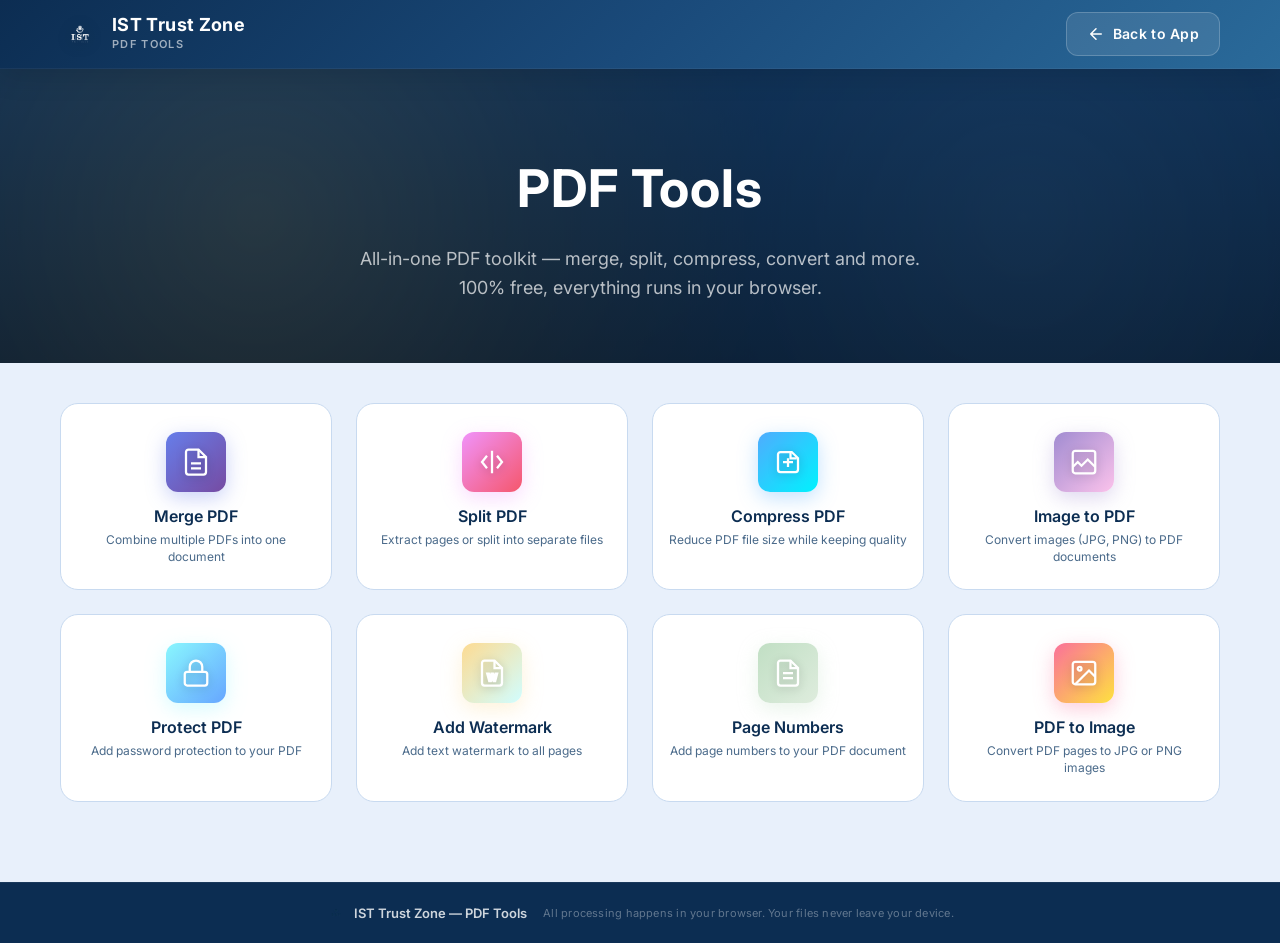
<file: pdftools.html>
<!DOCTYPE html>
<html lang="en" data-theme="blue">
<head>
<meta charset="UTF-8">
<meta name="viewport" content="width=device-width, initial-scale=1.0, maximum-scale=5.0">
<title>PDF Tools — IST Trust Zone</title>
<meta name="description" content="Free online PDF tools: merge, split, compress, convert and more. All processing happens in your browser.">
<meta name="theme-color" content="#0f2942">
<link rel="icon" type="image/png" href="assets/logo.png">
<link rel="preconnect" href="https://fonts.googleapis.com">
<link rel="preconnect" href="https://fonts.gstatic.com" crossorigin>
<link href="https://fonts.googleapis.com/css2?family=Cormorant+Garamond:wght@500;600;700&family=Inter:wght@400;500;600;700&display=swap" rel="stylesheet">
<link rel="stylesheet" href="css/style.css?v=12">
<link rel="stylesheet" href="css/pdftools.css?v=2">
</head>
<body>

<div id="toast-container" class="toast-container" aria-live="polite"></div>

<!-- ===================== HEADER ===================== -->
<header class="pdf-header">
  <div class="header-inner">
    <a href="index.html" class="brand" style="text-decoration:none;display:flex;align-items:center;gap:12px;">
      <img src="assets/logo.png" alt="IST Trust Zone" class="brand-logo" style="height:40px;width:40px;border-radius:50%;">
      <div class="brand-text" style="display:flex;flex-direction:column;">
        <span class="brand-name" style="font-size:18px;color:#fff;">IST Trust Zone</span>
        <span class="brand-sub" style="font-size:11px;color:rgba(255,255,255,0.6);">PDF Tools</span>
      </div>
    </a>
    <div style="flex:1;"></div>
    <a href="index.html" class="pdf-back-btn premium-back-btn">
      <svg viewBox="0 0 24 24" fill="none" width="18" height="18"><path d="M19 12H5M12 19l-7-7 7-7" stroke="currentColor" stroke-width="2" stroke-linecap="round" stroke-linejoin="round"/></svg>
      Back to App
    </a>
  </div>
</header>

<!-- ===================== HERO ===================== -->
<section class="pdf-hero">
  <div class="pdf-hero-bg"></div>
  <div class="pdf-hero-content">
    <h1 class="pdf-hero-title">PDF Tools</h1>
    <p class="pdf-hero-subtitle">All-in-one PDF toolkit — merge, split, compress, convert and more.<br>100% free, everything runs in your browser.</p>
  </div>
</section>

<!-- ===================== TOOL GRID ===================== -->
<main class="pdf-main">
  <div class="pdf-tools-grid" id="pdf-tools-grid">
    <!-- Merge PDF -->
    <button class="pdf-tool-card" data-tool="merge" aria-label="Merge PDF">
      <div class="pdf-tool-icon" style="background:linear-gradient(135deg,#667eea 0%,#764ba2 100%);box-shadow:0 6px 20px rgba(102,126,234,0.35);">
        <svg viewBox="0 0 24 24" fill="none" stroke="white" stroke-width="1.8"><path d="M14 2H6a2 2 0 0 0-2 2v16a2 2 0 0 0 2 2h12a2 2 0 0 0 2-2V8l-6-6Z"/><path d="M14 2v6h6"/><path d="M8 13h8M8 17h8"/></svg>
      </div>
      <h3 class="pdf-tool-name">Merge PDF</h3>
      <p class="pdf-tool-desc">Combine multiple PDFs into one document</p>
    </button>

    <!-- Split PDF -->
    <button class="pdf-tool-card" data-tool="split" aria-label="Split PDF">
      <div class="pdf-tool-icon" style="background:linear-gradient(135deg,#f093fb 0%,#f5576c 100%);box-shadow:0 6px 20px rgba(240,147,251,0.35);">
        <svg viewBox="0 0 24 24" fill="none" stroke="white" stroke-width="1.8"><path d="M12 3v18M8 7l-4 5 4 5M16 7l4 5-4 5"/></svg>
      </div>
      <h3 class="pdf-tool-name">Split PDF</h3>
      <p class="pdf-tool-desc">Extract pages or split into separate files</p>
    </button>

    <!-- Compress PDF -->
    <button class="pdf-tool-card" data-tool="compress" aria-label="Compress PDF">
      <div class="pdf-tool-icon" style="background:linear-gradient(135deg,#4facfe 0%,#00f2fe 100%);box-shadow:0 6px 20px rgba(79,172,254,0.35);">
        <svg viewBox="0 0 24 24" fill="none" stroke="white" stroke-width="1.8"><path d="M6 20h12a2 2 0 0 0 2-2V9l-5-5H6a2 2 0 0 0-2 2v12a2 2 0 0 0 2 2Z"/><path d="M14 4v5h5"/><path d="M8 12h8M12 16V9"/></svg>
      </div>
      <h3 class="pdf-tool-name">Compress PDF</h3>
      <p class="pdf-tool-desc">Reduce PDF file size while keeping quality</p>
    </button>

    <!-- Image to PDF -->
    <button class="pdf-tool-card" data-tool="img2pdf" aria-label="Image to PDF">
      <div class="pdf-tool-icon" style="background:linear-gradient(135deg,#a18cd1 0%,#fbc2eb 100%);box-shadow:0 6px 20px rgba(161,140,209,0.35);">
        <svg viewBox="0 0 24 24" fill="none" stroke="white" stroke-width="1.8"><rect x="3" y="3" width="18" height="18" rx="2"/><path d="M3 16l4-4 3 3 5-5 6 6"/></svg>
      </div>
      <h3 class="pdf-tool-name">Image to PDF</h3>
      <p class="pdf-tool-desc">Convert images (JPG, PNG) to PDF documents</p>
    </button>

    <!-- PDF to Image (moved to bottom) -->
    <button class="pdf-tool-card" data-tool="pdf2img" aria-label="PDF to Image" style="order:99;">
      <div class="pdf-tool-icon" style="background:linear-gradient(135deg,#fa709a 0%,#fee140 100%);box-shadow:0 6px 20px rgba(250,112,154,0.35);">
        <svg viewBox="0 0 24 24" fill="none" stroke="white" stroke-width="1.8"><rect x="3" y="3" width="18" height="18" rx="2"/><circle cx="8.5" cy="8.5" r="1.5"/><path d="M21 15l-5-5L5 21"/></svg>
      </div>
      <h3 class="pdf-tool-name">PDF to Image</h3>
      <p class="pdf-tool-desc">Convert PDF pages to JPG or PNG images</p>
    </button>

    <!-- Protect PDF -->
    <button class="pdf-tool-card" data-tool="protect" aria-label="Protect PDF">
      <div class="pdf-tool-icon" style="background:linear-gradient(135deg,#89f7fe 0%,#66a6ff 100%);box-shadow:0 6px 20px rgba(137,247,254,0.35);">
        <svg viewBox="0 0 24 24" fill="none" stroke="white" stroke-width="1.8"><rect x="3" y="11" width="18" height="11" rx="2"/><path d="M7 11V7a5 5 0 0 1 10 0v4"/></svg>
      </div>
      <h3 class="pdf-tool-name">Protect PDF</h3>
      <p class="pdf-tool-desc">Add password protection to your PDF</p>
    </button>


    <!-- Watermark PDF -->
    <button class="pdf-tool-card" data-tool="watermark" aria-label="Watermark PDF">
      <div class="pdf-tool-icon" style="background:linear-gradient(135deg,#fddb92 0%,#d1fdff 100%);box-shadow:0 6px 20px rgba(253,219,146,0.35);">
        <svg viewBox="0 0 24 24" fill="none" stroke="white" stroke-width="1.8"><path d="M14 2H6a2 2 0 0 0-2 2v16a2 2 0 0 0 2 2h12a2 2 0 0 0 2-2V8l-6-6Z"/><path d="M14 2v6h6"/><text x="8" y="18" font-size="8" font-weight="bold" fill="white">W</text></svg>
      </div>
      <h3 class="pdf-tool-name">Add Watermark</h3>
      <p class="pdf-tool-desc">Add text watermark to all pages</p>
    </button>

    <!-- Page Numbers -->
    <button class="pdf-tool-card" data-tool="pagenum" aria-label="Page Numbers">
      <div class="pdf-tool-icon" style="background:linear-gradient(135deg,#c1dfc4 0%,#deecdd 100%);box-shadow:0 6px 20px rgba(193,223,196,0.35);">
        <svg viewBox="0 0 24 24" fill="none" stroke="white" stroke-width="1.8"><path d="M14 2H6a2 2 0 0 0-2 2v16a2 2 0 0 0 2 2h12a2 2 0 0 0 2-2V8l-6-6Z"/><path d="M14 2v6h6"/><path d="M8 16h8M8 12h8"/></svg>
      </div>
      <h3 class="pdf-tool-name">Page Numbers</h3>
      <p class="pdf-tool-desc">Add page numbers to your PDF document</p>
    </button>
  </div>
</main>

<!-- ===================== FOOTER ===================== -->
<footer class="pdf-footer">
  <div class="pdf-footer-inner">
    <div class="pdf-footer-content">
      <div class="pdf-footer-logo">
        <img src="assets/logo.png" alt="IST">
        <span>IST Trust Zone — PDF Tools</span>
      </div>
      <p class="pdf-footer-tagline">All processing happens in your browser. Your files never leave your device.</p>
    </div>
  </div>
</footer>

<!-- ===================== TOOL OVERLAYS ===================== -->

<!-- MERGE OVERLAY -->
<div id="tool-overlay-merge" class="tool-overlay hidden">
  <div class="tool-overlay-panel tool-panel-wide">
    <div class="tool-overlay-header">
      <h2 class="tool-overlay-title">Merge PDF</h2>
      <p class="tool-overlay-desc">Combine multiple PDFs into one document. Drag pages between PDFs to reorder.</p>
      <button class="tool-overlay-close icon-btn" aria-label="Close">
        <svg viewBox="0 0 24 24" fill="none"><path d="M6 6L18 18M18 6L6 18" stroke="currentColor" stroke-width="1.8" stroke-linecap="round"/></svg>
      </button>
    </div>
    <div class="tool-overlay-body">
      <div class="tool-dropzone" id="merge-dropzone">
        <svg viewBox="0 0 24 24" fill="none" stroke="var(--ink-muted)" stroke-width="1.5"><path d="M21 15v4a2 2 0 0 1-2 2H5a2 2 0 0 1-2-2v-4"/><polyline points="17 8 12 3 7 8"/><line x1="12" y1="3" x2="12" y2="15"/></svg>
        <p>Drop PDF files here or click to upload</p>
        <input type="file" id="merge-file-input" accept=".pdf,application/pdf" multiple hidden>
      </div>
      <div class="merge-undo-bar hidden" id="merge-undo-bar">
        <button id="merge-undo" class="btn btn-ghost btn-sm" title="Undo (Ctrl+Z)"><svg viewBox="0 0 24 24" fill="none" width="14" height="14" stroke="currentColor" stroke-width="2"><path d="M3 10h13a4 4 0 0 1 0 8H7"/><polyline points="7 6 3 10 7 14"/></svg> Undo</button>
        <button id="merge-redo" class="btn btn-ghost btn-sm" title="Redo (Ctrl+Y)"><svg viewBox="0 0 24 24" fill="none" width="14" height="14" stroke="currentColor" stroke-width="2"><path d="M21 10H8a4 4 0 0 0 0 8h9"/><polyline points="17 6 21 10 17 14"/></svg> Redo</button>
      </div>
      <div class="page-toolbar hidden" id="merge-page-toolbar">
        <button class="btn-toolbar" id="merge-select-all"><svg viewBox="0 0 24 24" fill="none" width="16" height="16" stroke="currentColor" stroke-width="2"><polyline points="9 11 12 14 22 4"/><path d="M21 12v7a2 2 0 0 1-2 2H5a2 2 0 0 1-2-2V5a2 2 0 0 1 2-2h11"/></svg> Select All</button>
        <button class="btn-toolbar" id="merge-deselect-all"><svg viewBox="0 0 24 24" fill="none" width="16" height="16" stroke="currentColor" stroke-width="2"><path d="M4 4l16 16"/><path d="M21 12v7a2 2 0 0 1-2 2H5a2 2 0 0 1-2-2V5a2 2 0 0 1 2-2h11"/></svg> Deselect All</button>
        <button class="btn-toolbar btn-toolbar-danger" id="merge-delete-selected"><svg viewBox="0 0 24 24" fill="none" width="16" height="16" stroke="currentColor" stroke-width="2"><polyline points="3 6 5 6 21 6"/><path d="M19 6v14a2 2 0 0 1-2 2H7a2 2 0 0 1-2-2V6"/></svg> Delete Selected</button>
        <span class="page-count-badge hidden" id="merge-page-count"></span>
      </div>
      <div id="merge-pdf-cards" class="merge-pdf-cards"></div>
      <div id="merge-progress" class="tool-progress hidden">
        <div class="tool-progress-bar"><div id="merge-progress-fill" class="tool-progress-fill"></div></div>
        <p id="merge-progress-text" class="tool-progress-text">Processing...</p>
      </div>
    </div>
    <div class="tool-overlay-footer">
      <div class="tool-output-name">
        <input type="text" id="merge-output-name" class="text-input" placeholder="Output name (optional)" style="font-size:13px;padding:8px 12px;">
        <span class="tool-output-hint">Default: IstServices_(filename).pdf</span>
      </div>
      <button class="btn btn-ghost tool-cancel-btn">Cancel</button>
      <button id="merge-start" class="btn btn-primary" disabled>Merge PDFs</button>
    </div>
  </div>
</div>

<!-- SPLIT OVERLAY -->
<div id="tool-overlay-split" class="tool-overlay hidden">
  <div class="tool-overlay-panel tool-panel-wide">
    <div class="tool-overlay-header">
      <h2 class="tool-overlay-title">Split PDF</h2>
      <p class="tool-overlay-desc">Split a PDF, reorder pages, rotate, delete — then export as ZIP or individual PDF.</p>
      <button class="tool-overlay-close icon-btn" aria-label="Close">
        <svg viewBox="0 0 24 24" fill="none"><path d="M6 6L18 18M18 6L6 18" stroke="currentColor" stroke-width="1.8" stroke-linecap="round"/></svg>
      </button>
    </div>
    <div class="tool-overlay-body">
      <div class="tool-dropzone" id="split-dropzone">
        <svg viewBox="0 0 24 24" fill="none" stroke="var(--ink-muted)" stroke-width="1.5"><path d="M21 15v4a2 2 0 0 1-2 2H5a2 2 0 0 1-2-2v-4"/><polyline points="17 8 12 3 7 8"/><line x1="12" y1="3" x2="12" y2="15"/></svg>
        <p>Drop a PDF file here or click to upload. Drop more PDFs to merge.</p>
        <input type="file" id="split-file-input" accept=".pdf,application/pdf" multiple hidden>
      </div>
      <div class="split-undo-bar hidden" id="split-undo-bar">
        <button id="split-undo" class="btn btn-ghost btn-sm"><svg viewBox="0 0 24 24" fill="none" width="14" height="14" stroke="currentColor" stroke-width="2"><path d="M3 10h13a4 4 0 0 1 0 8H7"/><polyline points="7 6 3 10 7 14"/></svg> Undo</button>
        <button id="split-redo" class="btn btn-ghost btn-sm"><svg viewBox="0 0 24 24" fill="none" width="14" height="14" stroke="currentColor" stroke-width="2"><path d="M21 10H8a4 4 0 0 0 0 8h9"/><polyline points="17 6 21 10 17 14"/></svg> Redo</button>
      </div>
      <div id="split-toolbar" class="page-toolbar hidden">
        <button class="btn-toolbar page-select-all"><svg viewBox="0 0 24 24" fill="none" width="16" height="16" stroke="currentColor" stroke-width="2"><polyline points="9 11 12 14 22 4"/><path d="M21 12v7a2 2 0 0 1-2 2H5a2 2 0 0 1-2-2V5a2 2 0 0 1 2-2h11"/></svg> Select All</button>
        <button class="btn-toolbar page-deselect-all"><svg viewBox="0 0 24 24" fill="none" width="16" height="16" stroke="currentColor" stroke-width="2"><path d="M4 4l16 16"/><path d="M21 12v7a2 2 0 0 1-2 2H5a2 2 0 0 1-2-2V5a2 2 0 0 1 2-2h11"/></svg> Deselect All</button>
        <button class="btn-toolbar page-rotate-cw-all"><svg viewBox="0 0 24 24" fill="none" width="16" height="16" stroke="currentColor" stroke-width="2"><path d="M23 4v6h-6"/><path d="M20.5 15.5A9 9 0 1 1 12 3a8.9 8.9 0 0 1 6.4 2.7L23 10"/></svg> Rotate CW</button>
        <button class="btn-toolbar page-rotate-ccw-all"><svg viewBox="0 0 24 24" fill="none" width="16" height="16" stroke="currentColor" stroke-width="2"><path d="M1 4v6h6"/><path d="M3.5 15.5A9 9 0 1 0 12 3a8.9 8.9 0 0 0-6.4 2.7L1 10"/></svg> Rotate CCW</button>
        <button class="btn-toolbar btn-toolbar-danger page-delete-selected"><svg viewBox="0 0 24 24" fill="none" width="16" height="16" stroke="currentColor" stroke-width="2"><polyline points="3 6 5 6 21 6"/><path d="M19 6v14a2 2 0 0 1-2 2H7a2 2 0 0 1-2-2V6"/></svg> Delete Selected</button>
        <span class="page-count-badge" id="split-page-count"></span>
      </div>
      <div id="split-pages-grid" class="page-thumb-grid"></div>
      <div id="split-export-opts" class="tool-options hidden">
        <div class="tool-option-group">
          <label class="tool-option-label">Export as</label>
          <div class="tool-radio-row">
            <label class="tool-radio"><input type="radio" name="split-export-mode" value="zip"> ZIP (all pages)</label>
            <label class="tool-radio"><input type="radio" name="split-export-mode" value="single" checked> Single PDF</label>
          </div>
        </div>

      </div>
      <div id="split-progress" class="tool-progress hidden">
        <div class="tool-progress-bar"><div id="split-progress-fill" class="tool-progress-fill"></div></div>
        <p id="split-progress-text" class="tool-progress-text">Processing...</p>
      </div>
    </div>
    <div class="tool-overlay-footer">
      <div class="tool-output-name">
        <input type="text" id="split-output-name" class="text-input" placeholder="Output name (optional)" style="font-size:13px;padding:8px 12px;">
        <span class="tool-output-hint">Default: IstServices_(filename).pdf</span>
      </div>
      <button class="btn btn-ghost tool-cancel-btn">Cancel</button>
      <button id="split-start" class="btn btn-primary" disabled>Export</button>
    </div>
  </div>
</div>

<!-- COMPRESS OVERLAY -->
<div id="tool-overlay-compress" class="tool-overlay hidden">
  <div class="tool-overlay-panel">
    <div class="tool-overlay-header">
      <h2 class="tool-overlay-title">Compress PDF</h2>
      <p class="tool-overlay-desc">Reduce PDF file size while preserving quality</p>
      <button class="tool-overlay-close icon-btn" aria-label="Close">
        <svg viewBox="0 0 24 24" fill="none"><path d="M6 6L18 18M18 6L6 18" stroke="currentColor" stroke-width="1.8" stroke-linecap="round"/></svg>
      </button>
    </div>
    <div class="tool-overlay-body">
      <div class="tool-dropzone" id="compress-dropzone">
        <svg viewBox="0 0 24 24" fill="none" stroke="var(--ink-muted)" stroke-width="1.5"><path d="M21 15v4a2 2 0 0 1-2 2H5a2 2 0 0 1-2-2v-4"/><polyline points="17 8 12 3 7 8"/><line x1="12" y1="3" x2="12" y2="15"/></svg>
        <p>Drop a PDF file here or click to upload</p>
        <input type="file" id="compress-file-input" accept=".pdf,application/pdf" hidden>
      </div>
      <div id="compress-info" class="tool-options hidden">
        <div class="compression-stats-row">
          <div class="compress-file-size"><span class="stat-label">Original</span><span id="compress-original-size" class="stat-value">-</span></div>
          <div class="compress-file-size"><span class="stat-label">Estimated</span><span id="compress-estimated-size" class="stat-value">-</span></div>
          <div class="compress-file-size"><span class="stat-label">You Save</span><span id="compress-savings" class="stat-value stat-save">-</span></div>
        </div>
        <div class="tool-option-group">
          <label class="tool-option-label">Compression Level</label>
          <div class="tool-compress-levels">
            <button class="compress-level-btn active" data-level="high" data-pct="100">High <small>100%</small></button>
            <button class="compress-level-btn" data-level="medium" data-pct="50">Medium <small>50%</small></button>
            <button class="compress-level-btn" data-level="low" data-pct="25">Low <small>25%</small></button>
          </div>
        </div>
      </div>
      <div id="compress-progress" class="tool-progress hidden">
        <div class="tool-progress-bar"><div id="compress-progress-fill" class="tool-progress-fill"></div></div>
        <p id="compress-progress-text" class="tool-progress-text">Compressing...</p>
      </div>
    </div>
    <div class="tool-overlay-footer">
      <div class="tool-output-name">
        <input type="text" id="compress-output-name" class="text-input" placeholder="Output name (optional)" style="font-size:13px;padding:8px 12px;">
        <span class="tool-output-hint">Default: IstServices_(filename).pdf</span>
      </div>
      <button class="btn btn-ghost tool-cancel-btn">Cancel</button>
      <button id="compress-start" class="btn btn-primary" disabled>Compress PDF</button>
    </div>
  </div>
</div>

<!-- IMAGE TO PDF OVERLAY -->
<div id="tool-overlay-img2pdf" class="tool-overlay hidden">
  <div class="tool-overlay-panel tool-panel-wide">
    <div class="tool-overlay-header">
      <h2 class="tool-overlay-title">Image to PDF</h2>
      <p class="tool-overlay-desc">Convert images to a PDF document with advanced editing tools</p>
      <button class="tool-overlay-close icon-btn" aria-label="Close">
        <svg viewBox="0 0 24 24" fill="none"><path d="M6 6L18 18M18 6L6 18" stroke="currentColor" stroke-width="1.8" stroke-linecap="round"/></svg>
      </button>
    </div>
    <div class="tool-overlay-body">
      <div class="tool-dropzone" id="img2pdf-dropzone">
        <svg viewBox="0 0 24 24" fill="none" stroke="var(--ink-muted)" stroke-width="1.5"><path d="M21 15v4a2 2 0 0 1-2 2H5a2 2 0 0 1-2-2v-4"/><polyline points="17 8 12 3 7 8"/><line x1="12" y1="3" x2="12" y2="15"/></svg>
        <p>Drop images here or click to upload</p>
        <input type="file" id="img2pdf-file-input" accept="image/*" multiple hidden>
      </div>
      <div class="img2pdf-undo-bar hidden" id="img2pdf-undo-bar">
        <button id="img2pdf-undo" class="btn btn-ghost btn-sm"><svg viewBox="0 0 24 24" fill="none" width="14" height="14" stroke="currentColor" stroke-width="2"><path d="M3 10h13a4 4 0 0 1 0 8H7"/><polyline points="7 6 3 10 7 14"/></svg> Undo</button>
        <button id="img2pdf-redo" class="btn btn-ghost btn-sm"><svg viewBox="0 0 24 24" fill="none" width="14" height="14" stroke="currentColor" stroke-width="2"><path d="M21 10H8a4 4 0 0 0 0 8h9"/><polyline points="17 6 21 10 17 14"/></svg> Redo</button>
      </div>
      <div id="img2pdf-toolbar" class="page-toolbar hidden">
        <button class="btn btn-ghost btn-sm img-rotate-cw-all"><svg viewBox="0 0 24 24" fill="none" width="14" height="14" stroke="currentColor" stroke-width="2"><path d="M23 4v6h-6"/><path d="M20.5 15.5A9 9 0 1 1 12 3a8.9 8.9 0 0 1 6.4 2.7L23 10"/></svg> Rotate All CW</button>
        <button class="btn btn-ghost btn-sm img-rotate-ccw-all"><svg viewBox="0 0 24 24" fill="none" width="14" height="14" stroke="currentColor" stroke-width="2"><path d="M1 4v6h6"/><path d="M3.5 15.5A9 9 0 1 0 12 3a8.9 8.9 0 0 0-6.4 2.7L1 10"/></svg> Rotate All CCW</button>
        <button class="btn btn-ghost btn-sm img-crop-auto" style="color:var(--success);"><svg viewBox="0 0 24 24" fill="none" width="14" height="14" stroke="currentColor" stroke-width="2"><path d="M6 2v4H2"/><path d="M18 22v-4h4"/><path d="M2 18V6"/><path d="M22 6v12"/></svg> Auto Crop</button>
        <button class="btn btn-ghost btn-sm img-crop-manual" style="color:var(--steel-500);"><svg viewBox="0 0 24 24" fill="none" width="14" height="14" stroke="currentColor" stroke-width="2"><rect x="3" y="3" width="18" height="18" rx="2"/><path d="M9 3v18M15 3v18M3 9h18M3 15h18"/></svg> Manual Crop</button>
        <button class="btn btn-ghost btn-sm img-delete-selected" style="color:var(--danger);"><svg viewBox="0 0 24 24" fill="none" width="14" height="14" stroke="currentColor" stroke-width="2"><polyline points="3 6 5 6 21 6"/><path d="M19 6v14a2 2 0 0 1-2 2H7a2 2 0 0 1-2-2V6"/></svg> Delete Selected</button>
        <span class="page-count-badge" id="img2pdf-count"></span>
      </div>
      <!-- Large image preview area -->
      <div id="img2pdf-preview-area" class="img-preview-area hidden">
        <div class="img-preview-container">
          <img id="img2pdf-preview-img" class="img-preview-image" alt="Preview">
          <div id="img2pdf-crop-overlay" class="crop-overlay hidden">
            <div class="crop-frame" id="crop-frame">
              <div class="crop-handle crop-handle-nw"></div>
              <div class="crop-handle crop-handle-ne"></div>
              <div class="crop-handle crop-handle-sw"></div>
              <div class="crop-handle crop-handle-se"></div>
              <div class="crop-handle crop-handle-n"></div>
              <div class="crop-handle crop-handle-s"></div>
              <div class="crop-handle crop-handle-w"></div>
              <div class="crop-handle crop-handle-e"></div>
            </div>
          </div>
        </div>
        <div class="img-preview-controls">
          <button id="img2pdf-crop-apply" class="btn btn-primary btn-sm">Apply Crop</button>
          <button id="img2pdf-crop-cancel" class="btn btn-ghost btn-sm">Cancel</button>
        </div>
      </div>
      <!-- Image grid -->
      <div id="img2pdf-grid" class="img-grid"></div>
      <!-- Tool options -->
      <div id="img2pdf-options" class="tool-options hidden">
        <div class="img-filter-section">
          <div class="tool-option-group">
            <label class="tool-option-label">Filter</label>
            <div class="filter-btns">
              <button class="filter-btn active" data-filter="original">Original</button>
              <button class="filter-btn" data-filter="enhance">Enhance</button>
              <button class="filter-btn" data-filter="scan">Scan</button>
              <button class="filter-btn" data-filter="bw">Black &amp; White</button>
            </div>
          </div>
        </div>
        <div class="tool-option-group">
          <label class="tool-option-label">Page size</label>
          <select id="img2pdf-pagesize" class="text-input">
            <option value="A4">A4</option>
            <option value="Letter">Letter</option>
            <option value="Fit">Fit image</option>
          </select>
        </div>
        <button id="img2pdf-preview-btn" class="btn btn-ghost btn-sm">Preview PDF</button>
      </div>
      <div id="img2pdf-progress" class="tool-progress hidden">
        <div class="tool-progress-bar"><div id="img2pdf-progress-fill" class="tool-progress-fill"></div></div>
        <p id="img2pdf-progress-text" class="tool-progress-text">Converting...</p>
      </div>
      <div id="img2pdf-preview-wrap" class="img-preview-wrap hidden">
        <iframe id="img2pdf-preview-frame" class="img-preview-frame" title="PDF Preview"></iframe>
      </div>
    </div>
    <div class="tool-overlay-footer">
      <div class="tool-output-name">
        <input type="text" id="img2pdf-output-name" class="text-input" placeholder="Output name (optional)" style="font-size:13px;padding:8px 12px;">
        <span class="tool-output-hint">Default: IstServices.pdf</span>
      </div>
      <button class="btn btn-ghost tool-cancel-btn">Cancel</button>
      <button id="img2pdf-start" class="btn btn-primary" disabled>Create PDF</button>
    </div>
  </div>
</div>

<!-- PDF TO IMAGE OVERLAY -->
<div id="tool-overlay-pdf2img" class="tool-overlay hidden">
  <div class="tool-overlay-panel">
    <div class="tool-overlay-header">
      <h2 class="tool-overlay-title">PDF to Image</h2>
      <p class="tool-overlay-desc">Convert PDF pages to high-quality JPG or PNG images</p>
      <button class="tool-overlay-close icon-btn" aria-label="Close">
        <svg viewBox="0 0 24 24" fill="none"><path d="M6 6L18 18M18 6L6 18" stroke="currentColor" stroke-width="1.8" stroke-linecap="round"/></svg>
      </button>
    </div>
    <div class="tool-overlay-body">
      <div class="tool-dropzone" id="pdf2img-dropzone">
        <svg viewBox="0 0 24 24" fill="none" stroke="var(--ink-muted)" stroke-width="1.5"><path d="M21 15v4a2 2 0 0 1-2 2H5a2 2 0 0 1-2-2v-4"/><polyline points="17 8 12 3 7 8"/><line x1="12" y1="3" x2="12" y2="15"/></svg>
        <p>Drop a PDF file here or click to upload</p>
        <input type="file" id="pdf2img-file-input" accept=".pdf,application/pdf" hidden>
      </div>
      <div id="pdf2img-options" class="tool-options hidden">
        <div class="tool-option-group">
          <label class="tool-option-label">Image format</label>
          <select id="pdf2img-format" class="text-input">
            <option value="image/jpeg">JPG (JPEG)</option>
            <option value="image/png">PNG</option>
          </select>
        </div>
        <div class="tool-option-group">
          <label class="tool-option-label">Quality (%)</label>
          <input type="range" id="pdf2img-scale" class="tool-range" min="50" max="400" value="200">
          <span id="pdf2img-scale-value" class="tool-range-value">200%</span>
        </div>
      </div>
      <div id="pdf2img-progress" class="tool-progress hidden">
        <div class="tool-progress-bar"><div id="pdf2img-progress-fill" class="tool-progress-fill"></div></div>
        <p id="pdf2img-progress-text" class="tool-progress-text">Converting...</p>
      </div>
    </div>
    <div class="tool-overlay-footer">
      <div class="tool-output-name">
        <input type="text" id="pdf2img-output-name" class="text-input" placeholder="Output name (optional)" style="font-size:13px;padding:8px 12px;">
        <span class="tool-output-hint">Default: IstServices_(filename)</span>
      </div>
      <button class="btn btn-ghost tool-cancel-btn">Cancel</button>
      <button id="pdf2img-start" class="btn btn-primary" disabled>Convert to Images</button>
    </div>
  </div>
</div>

<!-- PROTECT OVERLAY -->
<div id="tool-overlay-protect" class="tool-overlay hidden">
  <div class="tool-overlay-panel">
    <div class="tool-overlay-header">
      <h2 class="tool-overlay-title">Protect PDF</h2>
      <p class="tool-overlay-desc">Add password protection to your PDF</p>
      <button class="tool-overlay-close icon-btn" aria-label="Close">
        <svg viewBox="0 0 24 24" fill="none"><path d="M6 6L18 18M18 6L6 18" stroke="currentColor" stroke-width="1.8" stroke-linecap="round"/></svg>
      </button>
    </div>
    <div class="tool-overlay-body">
      <div class="tool-dropzone" id="protect-dropzone">
        <svg viewBox="0 0 24 24" fill="none" stroke="var(--ink-muted)" stroke-width="1.5"><path d="M21 15v4a2 2 0 0 1-2 2H5a2 2 0 0 1-2-2v-4"/><polyline points="17 8 12 3 7 8"/><line x1="12" y1="3" x2="12" y2="15"/></svg>
        <p>Drop a PDF file here or click to upload</p>
        <input type="file" id="protect-file-input" accept=".pdf,application/pdf" hidden>
      </div>
      <div id="protect-options" class="tool-options hidden">
        <div class="tool-option-group">
          <label class="tool-option-label">Password</label>
          <input type="password" id="protect-password" class="text-input" placeholder="Enter password" autocomplete="new-password">
        </div>
        <div class="tool-option-group">
          <label class="tool-option-label">Confirm password</label>
          <input type="password" id="protect-confirm" class="text-input" placeholder="Confirm password" autocomplete="new-password">
        </div>
        <p id="protect-error" class="tool-error hidden"></p>
      </div>
      <div id="protect-progress" class="tool-progress hidden">
        <div class="tool-progress-bar"><div id="protect-progress-fill" class="tool-progress-fill"></div></div>
        <p id="protect-progress-text" class="tool-progress-text">Protecting...</p>
      </div>
    </div>
    <div class="tool-overlay-footer">
      <button class="btn btn-ghost tool-cancel-btn">Cancel</button>
      <button id="protect-start" class="btn btn-primary" disabled>Protect PDF</button>
    </div>
  </div>
</div>

<!-- WATERMARK OVERLAY -->
<div id="tool-overlay-watermark" class="tool-overlay hidden">
  <div class="tool-overlay-panel">
    <div class="tool-overlay-header">
      <h2 class="tool-overlay-title">Add Watermark</h2>
      <p class="tool-overlay-desc">Add a text watermark to every page of your PDF</p>
      <button class="tool-overlay-close icon-btn" aria-label="Close">
        <svg viewBox="0 0 24 24" fill="none"><path d="M6 6L18 18M18 6L6 18" stroke="currentColor" stroke-width="1.8" stroke-linecap="round"/></svg>
      </button>
    </div>
    <div class="tool-overlay-body">
      <div class="tool-dropzone" id="watermark-dropzone">
        <svg viewBox="0 0 24 24" fill="none" stroke="var(--ink-muted)" stroke-width="1.5"><path d="M21 15v4a2 2 0 0 1-2 2H5a2 2 0 0 1-2-2v-4"/><polyline points="17 8 12 3 7 8"/><line x1="12" y1="3" x2="12" y2="15"/></svg>
        <p>Drop a PDF file here or click to upload</p>
        <input type="file" id="watermark-file-input" accept=".pdf,application/pdf" hidden>
      </div>
      <div id="watermark-options" class="tool-options hidden">
        <div class="tool-option-group">
          <label class="tool-option-label">Watermark text</label>
          <input type="text" id="watermark-text" class="text-input" placeholder="e.g., CONFIDENTIAL" value="CONFIDENTIAL">
        </div>
        <div class="tool-option-group">
          <label class="tool-option-label">Opacity</label>
          <input type="range" id="watermark-opacity" class="tool-range" min="0.1" max="1" step="0.1" value="0.3">
          <span id="watermark-opacity-value" class="tool-range-value">30%</span>
        </div>
        <div class="tool-option-group">
          <label class="tool-option-label">Position</label>
          <select id="watermark-position" class="text-input">
            <option value="center">Center</option>
            <option value="diagonal">Diagonal</option>
            <option value="top-left">Top Left</option>
            <option value="bottom-right">Bottom Right</option>
          </select>
        </div>
      </div>
      <div id="watermark-progress" class="tool-progress hidden">
        <div class="tool-progress-bar"><div id="watermark-progress-fill" class="tool-progress-fill"></div></div>
        <p id="watermark-progress-text" class="tool-progress-text">Adding watermark...</p>
      </div>
    </div>
    <div class="tool-overlay-footer">
      <button class="btn btn-ghost tool-cancel-btn">Cancel</button>
      <button id="watermark-start" class="btn btn-primary" disabled>Add Watermark</button>
    </div>
  </div>
</div>

<!-- PAGE NUMBERS OVERLAY -->
<div id="tool-overlay-pagenum" class="tool-overlay hidden">
  <div class="tool-overlay-panel">
    <div class="tool-overlay-header">
      <h2 class="tool-overlay-title">Page Numbers</h2>
      <p class="tool-overlay-desc">Add page numbers to your PDF document</p>
      <button class="tool-overlay-close icon-btn" aria-label="Close">
        <svg viewBox="0 0 24 24" fill="none"><path d="M6 6L18 18M18 6L6 18" stroke="currentColor" stroke-width="1.8" stroke-linecap="round"/></svg>
      </button>
    </div>
    <div class="tool-overlay-body">
      <div class="tool-dropzone" id="pagenum-dropzone">
        <svg viewBox="0 0 24 24" fill="none" stroke="var(--ink-muted)" stroke-width="1.5"><path d="M21 15v4a2 2 0 0 1-2 2H5a2 2 0 0 1-2-2v-4"/><polyline points="17 8 12 3 7 8"/><line x1="12" y1="3" x2="12" y2="15"/></svg>
        <p>Drop a PDF file here or click to upload</p>
        <input type="file" id="pagenum-file-input" accept=".pdf,application/pdf" hidden>
      </div>
      <div id="pagenum-options" class="tool-options hidden">
        <div class="tool-option-group">
          <label class="tool-option-label">Position</label>
          <select id="pagenum-position" class="text-input">
            <option value="bottom-center">Bottom Center</option>
            <option value="bottom-left">Bottom Left</option>
            <option value="bottom-right">Bottom Right</option>
            <option value="top-center">Top Center</option>
            <option value="top-left">Top Left</option>
            <option value="top-right">Top Right</option>
          </select>
        </div>
        <div class="tool-option-group">
          <label class="tool-option-label">Start number</label>
          <input type="number" id="pagenum-start" class="text-input" value="1" min="1">
        </div>
      </div>
      <div id="pagenum-progress" class="tool-progress hidden">
        <div class="tool-progress-bar"><div id="pagenum-progress-fill" class="tool-progress-fill"></div></div>
        <p id="pagenum-progress-text" class="tool-progress-text">Adding page numbers...</p>
      </div>
    </div>
    <div class="tool-overlay-footer">
      <button class="btn btn-ghost tool-cancel-btn">Cancel</button>
      <button id="pagenum-start" class="btn btn-primary" disabled>Add Page Numbers</button>
    </div>
  </div>
</div>

<script type="module" src="js/pdftools.js?v=2"></script>
</body>
</html>
</file>
<file: css/style.css>
/* =========================================================
   IST Trust Zone — Creative Design System
   Deep navy, warm paper white, steel accent.
   Mobile-first, scales beautifully to desktop.
   ========================================================= */
:root{
  --navy-950: #0a1c2e;
  --navy-900: #0f2942;
  --navy-800: #163a5c;
  --navy-700: #1e4b74;
  --navy-600: #285e8a;
  --steel-500: #4c7aa3;
  --steel-300: #8faec8;
  --steel-100: #e7eef5;
  --steel-50: #f3f6fa;
  --paper: #f6f7f9;
  --surface: #ffffff;
  --border: #e2e6ec;
  --border-strong: #cdd4de;
  --ink: #1a2531;
  --ink-muted: #5c6b7a;
  --ink-faint: #94a1ae;
  --danger: #a3372f;
  --danger-light: #d94f46;
  --danger-bg: #fbeceb;
  --success: #2f7a4f;
  --success-light: #3a9a62;
  --gold: #c9a84c;
  --gold-light: #e4d08e;

  /* Semantic heading tone — used wherever text sits on --surface/
     --paper (as opposed to --navy-* which is used for fixed dark
     brand backgrounds like the header/buttons). Themed below. */
  --heading: #0f2942;
  --heading-hover: #1e4b74;
  --surface-alt: #f3f6fa;


  --font-display: 'Inter', -apple-system, BlinkMacSystemFont, 'Segoe UI', 'Noto Sans', 'DejaVu Sans', system-ui, sans-serif;
  --font-body: 'Inter', -apple-system, BlinkMacSystemFont, 'Segoe UI', 'Noto Sans', 'DejaVu Sans', 'Apple Color Emoji', 'Segoe UI Emoji', 'Noto Sans CJK SC', 'Noto Sans Arabic', 'Noto Sans Thai', 'Noto Sans Devanagari', 'Noto Sans KR', 'Noto Sans JP', system-ui, sans-serif;

  --radius-xs: 4px;
  --radius-s: 8px;
  --radius-m: 12px;
  --radius-l: 18px;
  --radius-xl: 24px;
  --radius-full: 999px;
  --shadow-xs: 0 1px 2px rgba(15,41,66,0.04);
  --shadow-card: 0 1px 3px rgba(15,41,66,0.06), 0 1px 2px rgba(15,41,66,0.03);
  --shadow-raised: 0 10px 30px rgba(10,28,46,0.10), 0 2px 8px rgba(10,28,66,0.05);
  --shadow-overlay: 0 20px 60px rgba(10,28,46,0.18);
  --shadow-glow: 0 0 30px rgba(76,122,163,0.25);
  --transition: 180ms cubic-bezier(.4,0,.2,1);
  --transition-slow: 280ms cubic-bezier(.4,0,.2,1);
  --transition-spring: 500ms cubic-bezier(0.34, 1.56, 0.64, 1);
}

/* ---------- Reset ---------- */
*,*::before,*::after{ box-sizing: border-box; }
html{ height:100%; -webkit-text-size-adjust:100%; }

body{
  margin:0;
  height:100%;
  font-family: var(--font-body);
  background: var(--paper);
  color: var(--ink);
  -webkit-font-smoothing: antialiased;
  -moz-osx-font-smoothing: grayscale;
  text-rendering: optimizeLegibility;
  line-height: 1.55;
  overflow-x: hidden;
  font-kerning: normal;
  font-variant-ligatures: contextual;
  font-feature-settings: "kern" 1, "liga" 1;
}
img{ max-width:100%; display:block; }
button{ font-family: inherit; cursor: pointer; -webkit-tap-highlight-color: transparent; }
input{ font-family: inherit; -webkit-tap-highlight-color: transparent; }
.hidden{ display:none !important; }

/* ---------- Layout shells ---------- */
.panel{ min-height:100vh; min-height: 100dvh; }

/* ==========================================================
   HEADER — Premium gradient with glass effect
   ========================================================== */
.user-header, .admin-header{
  position: sticky;
  top:0;
  z-index: 20;
  background: linear-gradient(135deg, var(--navy-950) 0%, var(--navy-800) 50%, var(--navy-700) 100%);
  border-bottom: 1px solid rgba(255,255,255,0.06);
  backdrop-filter: blur(20px);
  -webkit-backdrop-filter: blur(20px);
  box-shadow: 0 4px 30px rgba(0,0,0,0.15);
}

.header-inner{
  max-width: 1200px;
  margin: 0 auto;
  padding: 18px 20px;
  display:flex;
  align-items:center;
  gap: 16px;
}
.brand{ display:flex; align-items:center; gap:14px; flex-shrink:0; }
.brand-logo{
  height: 72px;
  width:auto;
  filter: brightness(0) invert(1) drop-shadow(0 2px 8px rgba(0,0,0,0.3));
  transition: transform var(--transition-spring), filter var(--transition);
  animation: logoFloat 4s ease-in-out infinite;
}
.brand-logo:hover{
  transform: scale(1.08);
  filter: brightness(0) invert(1) drop-shadow(0 4px 16px rgba(201,168,76,0.5));
}
@keyframes logoFloat {
  0%, 100% { transform: translateY(0); }
  50% { transform: translateY(-2px); }
}
.brand-logo-sm{ height: 42px; animation: none; }
.brand-logo-sm:hover{ transform: none; }
.brand-text{
  display:flex;
  flex-direction:column;
  gap: 1px;
}
.brand-name{
  color: #fff;
  font-family: var(--font-display);
  font-size: 20px;
  font-weight: 700;
  letter-spacing: 0.02em;
  line-height: 1.1;
}
.brand-sub{
  color: var(--gold);
  font-size: 10px;
  font-weight: 600;
  letter-spacing: 0.12em;
  text-transform: uppercase;
}
.admin-label{
  color: var(--gold);
  font-family: var(--font-body);
  font-weight: 600;
  font-size: 11px;
  letter-spacing: 0.1em;
  text-transform: uppercase;
  padding-left: 12px;
  border-left: 1px solid rgba(255,255,255,0.15);
  display: none;
}

/* ==========================================================
   SEARCH MODULE — Minimalist, modern, creative design
   ========================================================== */
.search-container{
  position: relative;
  flex: 1;
  max-width: 480px;
}

.search-box{
  position: relative;
  display: flex;
  align-items: center;
  background: rgba(255,255,255,0.08);
  border: 1.5px solid rgba(255,255,255,0.12);
  border-radius: 14px;
  backdrop-filter: blur(12px);
  -webkit-backdrop-filter: blur(12px);
  transition: all 320ms cubic-bezier(.4,0,.2,1);
  overflow: hidden;
}

.search-box:focus-within{
  background: rgba(255,255,255,0.12);
  border-color: var(--gold);
  box-shadow: 0 0 0 3px rgba(201,168,76,0.15), 0 4px 24px rgba(0,0,0,0.12);
}

.search-icon{
  position: absolute;
  left: 14px;
  width: 18px;
  height: 18px;
  color: rgba(255,255,255,0.5);
  pointer-events: none;
  transition: color 320ms ease, transform 320ms cubic-bezier(.34,1.56,.64,1);
}

.search-box:focus-within .search-icon{
  color: var(--gold);
  transform: scale(1.08);
}

.search-field{
  width: 100%;
  padding: 13px 44px 13px 46px;
  border: none;
  background: transparent;
  font-size: 14px;
  font-weight: 400;
  color: #fff;
  outline: none;
  -webkit-tap-highlight-color: transparent;
}

.search-field::placeholder{
  color: rgba(255,255,255,0.4);
  font-weight: 400;
  letter-spacing: 0.01em;
}

.search-clear{
  position: absolute;
  right: 8px;
  width: 28px;
  height: 28px;
  border-radius: 8px;
  border: none;
  background: rgba(255,255,255,0.1);
  color: rgba(255,255,255,0.7);
  display: flex;
  align-items: center;
  justify-content: center;
  cursor: pointer;
  opacity: 0;
  transform: scale(0.6);
  pointer-events: none;
  transition: all 240ms cubic-bezier(.34,1.56,.64,1);
}

.search-clear svg{
  width: 14px;
  height: 14px;
}

.search-clear:hover{
  background: rgba(255,255,255,0.2);
  color: #fff;
}



/* Responsive */
@media (max-width: 640px){
  .search-box{
    border-radius: 12px;
  }
  .search-field{
    font-size: 13px;
    padding: 11px 40px 11px 42px;
  }
  .search-icon{
    left: 12px;
    width: 16px;
    height: 16px;
  }
  .search-clear{
    width: 26px;
    height: 26px;
  }
  .search-clear svg{
    width: 12px;
    height: 12px;
  }
}

/* Animated underline sweep — used by the admin filter bar. */
.admin-search-wrap{ position: relative; }
.admin-search-wrap::after{
  content: '';
  position: absolute;
  left: 50%;
  right: 50%;
  bottom: -3px;
  height: 2px;
  border-radius: var(--radius-full);
  background: linear-gradient(90deg, transparent, var(--gold), var(--gold-light), var(--gold), transparent);
  opacity: 0;
  transition: left 420ms cubic-bezier(.4,0,.2,1), right 420ms cubic-bezier(.4,0,.2,1), opacity 200ms ease;
  pointer-events: none;
}
.admin-search-wrap:focus-within::after{
  left: 8px;
  right: 8px;
  opacity: 1;
}


/* ==========================================================
   HERO / WELCOME AREA
   ========================================================== */
.hero-section{
  position: relative;
  padding: 60px 20px 40px;
  text-align: center;
  overflow: hidden;
}
.hero-section::before{
  content: '';
  position: absolute;
  inset: 0;
  background: linear-gradient(180deg, var(--navy-900) 0%, var(--navy-800) 40%, transparent 100%);
  opacity: 0.06;
  pointer-events: none;
}

.hero-title{
  font-family: var(--font-display);
  font-size: 36px;
  font-weight: 700;
  color: var(--heading);
  margin: 0 0 8px;
  line-height: 1.15;
  animation: fadeUp 0.6s ease-out;
}
.hero-subtitle{
  font-size: 15px;
  color: var(--ink-muted);
  margin: 0;
  animation: fadeUp 0.6s ease-out 0.1s both;
}
@keyframes fadeUp {
  from { opacity: 0; transform: translateY(12px); }
  to { opacity: 1; transform: translateY(0); }
}

/* ==========================================================
   USER MAIN / ITEMS GRID
   ========================================================== */
.user-main{
  max-width: 1200px;
  margin: 0 auto;
  padding: 0 20px 100px;
}

.items-grid{
  display:grid;
  grid-template-columns: repeat(auto-fill, minmax(280px, 1fr));
  gap: 16px;
  animation: fadeUp 0.5s ease-out 0.2s both;
}



@keyframes cardIn{
  from{ opacity:0; transform: translateY(10px) scale(0.97); }
  to{ opacity:1; transform: translateY(0) scale(1); }
}
@media (prefers-reduced-motion: reduce){
  .item-card{ animation: none; }
}







/* ---------- Empty states ---------- */
.empty-state{
  text-align:center;
  padding: 80px 20px;
  color: var(--ink-muted);
}
.empty-state svg{ margin: 0 auto 16px; opacity: 0.35; }
.empty-title{
  font-family: var(--font-display);
  font-size: 20px;
  color: var(--ink-muted);
  margin:0;
  font-weight: 500;
}

/* ==========================================================
   OVERLAYS (shared)
   ========================================================== */
.overlay{
  position: fixed;
  inset: 0;
  z-index: 50;
  background: rgba(10,20,32,0.5);
  backdrop-filter: blur(8px);
  -webkit-backdrop-filter: blur(8px);
  display:flex;
  align-items:flex-end;
  justify-content:center;
  animation: fadeIn 200ms ease-out;
  padding: 0;
}
@keyframes fadeIn{ from{ opacity:0; } to{ opacity:1; } }

.overlay-panel, .preview-panel, .confirm-panel{
  background: var(--surface);
  width: 100%;
  max-width: 640px;
  max-height: 90vh;
  border-radius: var(--radius-xl) var(--radius-xl) 0 0;
  display:flex;
  flex-direction:column;
  box-shadow: var(--shadow-overlay);
  animation: slideUp 300ms cubic-bezier(.32,.72,0,1);
  overflow: hidden;
}
.preview-panel{ max-width: 880px; }

@keyframes slideUp{ from{ transform: translateY(100%); opacity:0.5; } to{ transform: translateY(0); opacity:1; } }

.overlay-header{
  display:flex;
  align-items:center;
  justify-content:space-between;
  padding: 20px 20px;
  border-bottom: 1px solid var(--border);
  flex-shrink:0;
  background: var(--surface);
}
.overlay-title{
  font-family: var(--font-display);
  font-weight:600;
  font-size: 22px;
  color: var(--heading);
  margin:0;
  min-width:0;
  overflow:hidden;
  text-overflow:ellipsis;
  white-space:nowrap;
}
.icon-btn{
  width:36px; height:36px;
  border-radius: var(--radius-full);
  border:none;
  background: var(--paper);
  color: var(--ink-muted);
  display:flex; align-items:center; justify-content:center;
  cursor:pointer;
  transition: all var(--transition);
  flex-shrink:0;
}
.icon-btn svg{ width:17px; height:17px; }
.icon-btn:hover{ background: var(--danger-bg); color: var(--danger); transform: rotate(90deg); }

/* ---------- File list (user detail) ---------- */
.file-list{ overflow-y:auto; padding: 8px 12px 16px; }
.file-row{
  display:flex;
  align-items:center;
  gap:12px;
  padding: 14px 10px;
  border-radius: var(--radius-m);
  transition: all var(--transition);
}
.file-row:hover{ background: var(--steel-50); transform: translateX(4px); }
.file-row + .file-row{ border-top: 1px solid var(--border); }
.file-icon{
  width:42px; height:42px;
  border-radius: var(--radius-m);
  background: linear-gradient(135deg, var(--navy-800), var(--navy-700));
  color:#fff;
  display:flex; align-items:center; justify-content:center;
  flex-shrink:0;
  font-size: 10px;
  font-weight:800;
  letter-spacing: 0.04em;
  transition: transform var(--transition);
}
.file-row:hover .file-icon{ transform: scale(1.08); }
.file-info{ flex:1; min-width:0; }
.file-name{
  font-size: 14px;
  font-weight: 500;
  color: var(--ink);
  overflow:hidden;
  text-overflow:ellipsis;
  white-space:nowrap;
}
.file-meta{ font-size:12px; color: var(--ink-muted); margin-top:2px; }
.file-actions{ display:flex; gap:6px; flex-shrink:0; }

/* ---------- Buttons ---------- */
.btn{
  border:none;
  border-radius: var(--radius-s);
  padding: 10px 18px;
  font-size: 13px;
  font-weight: 600;
  cursor:pointer;
  transition: all var(--transition);
  white-space:nowrap;
  display: inline-flex;
  align-items: center;
  gap: 6px;
  position: relative;
  overflow: hidden;
}
.btn::after{
  content: '';
  position: absolute;
  inset: 0;
  background: linear-gradient(rgba(255,255,255,0.15), transparent);
  opacity: 0;
  transition: opacity var(--transition);
}
.btn:hover::after{ opacity: 1; }
.btn-sm{ padding: 7px 12px; font-size:12px; }
.btn-primary{ background: linear-gradient(135deg, var(--navy-800), var(--navy-900)); color:#fff; }
.btn-primary:hover{ transform: translateY(-1px); box-shadow: 0 4px 12px rgba(15,41,66,0.3); }
.btn-outline{ background: transparent; color: var(--heading); border: 1px solid var(--border-strong); }
.btn-outline:hover{ background: var(--steel-100); border-color: var(--steel-500); }
.btn-ghost{ background: transparent; color: var(--gold); border: 1px solid rgba(201,168,76,0.3); }
.admin-header .btn-ghost{ color:#fff; font-size: 12px; padding: 7px 14px; }
.btn-ghost:hover{ background: rgba(201,168,76,0.1); border-color: var(--gold); }

.admin-header-actions{ display:flex; align-items:center; gap:10px; }
.drive-status{
  display:flex;
  align-items:center;
  gap:7px;
  background: rgba(255,255,255,0.08);
  border: 1px solid rgba(255,255,255,0.14);
  color: rgba(255,255,255,0.8);
  border-radius: var(--radius-full);
  padding: 7px 14px;
  font-size: 12px;
  font-weight: 500;
  cursor: pointer;
  transition: all var(--transition);
}
.drive-status:hover{ background: rgba(255,255,255,0.13); }
.drive-status-dot{
  width:8px; height:8px;
  border-radius:50%;
  background: var(--danger, #e74c3c);
  flex-shrink:0;
  transition: background var(--transition);
}
.drive-status-dot.connected{ background: #2ecc71; box-shadow: 0 0 6px rgba(46,204,113,0.6); }
.drive-signout{
  font-size: 12px;
  padding: 6px 12px;
  border-color: rgba(255,255,255,0.2);
  color: rgba(255,255,255,0.7);
}
.drive-signout:hover{
  background: rgba(231,76,60,0.15);
  border-color: rgba(231,76,60,0.4);
  color: #e74c3c;
}
.btn-danger{ background: linear-gradient(135deg, var(--danger), var(--danger-light)); color:#fff; }
.btn-danger:hover{ transform: translateY(-1px); box-shadow: 0 4px 12px rgba(163,55,47,0.3); }
.btn-text{ background:none; border:none; color: var(--ink-muted); font-size:12px; font-weight:600; cursor:pointer; padding:5px 8px; border-radius: var(--radius-xs); transition: all var(--transition); }
.btn-text:hover{ color: var(--heading); background: var(--steel-50); }
.btn-text-danger{ color: var(--danger); }
.btn-text-danger:hover{ color: var(--danger-light); background: var(--danger-bg); }

/* ==========================================================
   PREVIEW
   ========================================================== */
.preview-body{
  flex:1;
  overflow:auto;
  background: var(--navy-950);
  display:flex;
  align-items:center;
  justify-content:center;
  min-height: 280px;
}
.preview-body iframe{ width:100%; height: 75vh; border:none; background:#fff; }
.preview-body img{ max-height: 78vh; object-fit:contain; max-width:100%; }
.preview-body video{ max-height: 78vh; width:100%; }
.preview-fallback{ color: var(--steel-100); text-align:center; padding: 50px 24px; font-size:14px; }

/* ==========================================================
   TOAST
   ========================================================== */
.toast-container{
  position: fixed;
  top: 16px;
  left:50%;
  transform: translateX(-50%);
  z-index: 100;
  display:flex;
  flex-direction:column;
  gap:8px;
  align-items:center;
  width: 100%;
  padding: 0 16px;
  pointer-events:none;
}
.toast{
  background: var(--navy-900);
  color:#fff;
  padding: 12px 22px;
  border-radius: var(--radius-full);
  font-size: 13px;
  font-weight:500;
  box-shadow: var(--shadow-raised);
  animation: toastIn 250ms var(--transition-spring);
  max-width: 90vw;
  text-align: center;
}
.toast.error{ background: linear-gradient(135deg, var(--danger), var(--danger-light)); }
.toast.success{ background: linear-gradient(135deg, var(--success), var(--success-light)); }
.toast.warning{ background: linear-gradient(135deg, #e67e22, #f39c12); color: #fff; }
@keyframes toastIn{ from{ opacity:0; transform: translateY(-10px) scale(0.95); } to{ opacity:1; transform:translateY(0) scale(1); } }

/* ==========================================================
   ADMIN
   ========================================================== */

.admin-toolbar{
  display:flex;
  align-items:center;
  justify-content:space-between;
  gap: 12px;
  flex-wrap:wrap;
  margin-bottom: 24px;
}
.admin-toolbar-left{ display:flex; align-items:center; gap:10px; }




/* ---------- Admin search / filter bar ---------- */




/* ---------- Add listener bar (admin) — kept deliberately simple:
   a label, one input, one button. No icons, no heavy card. ---------- */








.admin-file-list{ display:flex; flex-direction:column; gap:10px; }
.merge-admin-description{ padding:4px 4px 16px; font-size:14px; color:var(--ink-muted); line-height:1.5; }
.merge-drive-status{ display:inline-block; font-weight:600; }
.merge-drive-status.merge-drive-ok{ color:#27ae60; }
.merge-drive-status.merge-drive-warn{ color:#e67e22; }




.upload-progress-list{ display:flex; flex-direction:column; gap:6px; margin-bottom: 14px; }
.upload-progress-row{
  background: linear-gradient(135deg, var(--steel-50), var(--surface));
  border: 1px solid var(--border);
  border-radius: var(--radius-s);
  padding: 10px 14px;
  font-size: 12.5px;
  color: var(--heading);
  display:flex;
  align-items:center;
  gap: 10px;
}
.upload-progress-name{ flex-shrink:0; max-width:38%; overflow:hidden; text-overflow:ellipsis; white-space:nowrap; }
.upload-progress-bar-track{ flex:1; height:4px; background: var(--border); border-radius:4px; overflow:hidden; }
.upload-progress-bar-fill{ height:100%; background: linear-gradient(90deg, var(--gold), var(--gold-light), var(--steel-500)); width:0%; transition: width 120ms linear; border-radius: 4px; }
.progress-pct{ font-weight: 600; font-size: 11.5px; color: var(--heading); flex-shrink:0; min-width: 32px; text-align: right; }

/* ---------- Confirm / rename dialogs ---------- */
.confirm-panel{
  max-width: 400px;
  padding: 26px 26px 22px;
  border-radius: var(--radius-xl);
  margin: 0 16px;
}
.confirm-message{ font-size:14.5px; color: var(--ink); line-height:1.55; margin:0; }
.confirm-actions{ display:flex; justify-content:flex-end; gap:8px; margin-top:20px; }

/* ==========================================================
   DECORATIVE ELEMENTS
   ========================================================== */
.hero-section::after{
  content: '';
  position: absolute;
  bottom: -1px;
  left: 0;
  right: 0;
  height: 60px;
  background: linear-gradient(transparent, var(--paper));
  pointer-events: none;
}

/* ==========================================================
   RESPONSIVE — Mobile
   ========================================================== */
@media (max-width: 640px){
  .header-inner{ padding: 14px 14px; gap:10px; flex-wrap:wrap; }
  .drive-status{ padding: 7px 10px; }
  .drive-status-text{ display:none; }
  .brand-logo{ height: 58px; }
  .brand-text{ display: none; }
  .admin-label{ display: none; }
  .search-wrap{ max-width:none; flex:1 1 100%; order:3; }
  .search-input{ padding: 11px 38px 11px 42px; font-size: 15px; }
  .search-icon-chip{ width:28px; height:28px; left:5px; }
  .search-icon-chip svg{ width:14px; height:14px; }

  .hero-section{ padding: 40px 16px 24px; }
  .hero-title{ font-size: 28px; }
  .hero-subtitle{ font-size: 14px; }

  .user-main{ padding: 0 14px 80px; }
  .items-grid{ grid-template-columns: 1fr; gap: 12px; }
  .item-card{ padding: 20px 18px; min-height: auto; flex-direction: row; align-items: center; gap: 16px; border-radius: var(--radius-m); }
  .item-card-icon{ width: 48px; height: 48px; }
  .item-card-name{ font-size: 18px; }
  .item-card-count{ margin-top: 0; }
  .item-card::before{ display: none; }

  .overlay{ padding: 0; }
  .overlay-panel, .preview-panel{ border-radius: var(--radius-xl) var(--radius-xl) 0 0; max-height: 92vh; }
  .overlay-header{ padding: 16px; }
  .overlay-title{ font-size: 18px; }
  .icon-btn{ width: 32px; height: 32px; }
  .icon-btn svg{ width:15px; height:15px; }
  .file-row{ flex-wrap: wrap; gap: 8px; padding: 10px 4px; }
  .file-icon{ width: 38px; height: 38px; font-size: 9px; }
  .file-name{ font-size: 13px; }
  .file-actions{ width:100%; justify-content:flex-end; padding-top: 4px; }
  .btn-sm{ padding: 6px 10px; font-size:11.5px; }

  .admin-main{ padding: 18px 14px 80px; }
  .admin-toolbar{ flex-direction: column; align-items: stretch; }
  .admin-add-form{ max-width: none; }
  .admin-title{ font-size: 22px; margin-bottom: 16px; }

  .add-listener-bar{ padding: 16px 16px; }
  .add-listener-label{ font-size: 15px; margin-bottom: 10px; }
  .add-listener-form{ flex-direction: column; gap: 10px; }
  .add-listener-btn{ justify-content: center; width: 100%; padding: 13px 20px; }
  .admin-row{ padding: 12px 14px; gap: 10px; flex-wrap: wrap; }
  .admin-row-name{ font-size: 16px; }
  .admin-row-meta{ font-size: 11px; }
  .admin-row-actions{ width: 100%; justify-content: flex-end; border-top: 1px solid var(--border); padding-top: 8px; margin-top: 2px; }
  .admin-file-row{ flex-wrap: wrap; gap: 8px; padding: 12px 10px; }
  .file-actions{ width:100%; justify-content:flex-end; }
  .confirm-panel{ margin: 0 12px; padding: 20px; }

  .toast{ font-size: 12.5px; padding: 10px 16px; }
}

/* ==========================================================
   RESPONSIVE — Tablet
   ========================================================== */
@media (min-width: 641px) and (max-width: 1024px){
  .header-inner{ padding: 14px 20px; }
  .brand-logo{ height: 62px; }
  .admin-label{ display: inline; }
  .items-grid{ grid-template-columns: repeat(auto-fill, minmax(240px, 1fr)); gap: 14px; }
}

/* ==========================================================
   RESPONSIVE — Desktop
   ========================================================== */
@media (min-width: 1025px){
  .admin-header .btn-ghost{ font-size: 13px; }
  .admin-label{ display: inline; }
  .header-inner{ padding: 16px 28px; }
  .brand-logo{ height: 78px; }
  .brand-text{ display: flex; }
  .brand-name{ font-size: 24px; }
  .hero-section{ padding: 70px 20px 50px; }
  .hero-title{ font-size: 42px; }
  .hero-subtitle{ font-size: 16px; }
  .user-main{ padding: 0 28px 100px; }
  .items-grid{ grid-template-columns: repeat(auto-fill, minmax(280px, 1fr)); gap: 16px; }
  .item-card{ padding: 26px 24px; }
  .item-card-name{ font-size: 24px; }
  .overlay{ align-items:center; padding: 24px; }
  @keyframes slideUp{ from{ transform: translateY(20px) scale(0.97); opacity:0.5; } to{ transform: translateY(0) scale(1); opacity:1; } }
  .overlay-panel, .confirm-panel{ border-radius: var(--radius-xl); }
  .confirm-panel{ margin: 0; }
}

/* ==========================================================
   DARK SCROLLBAR
   ========================================================== */
::-webkit-scrollbar{ width:6px; height:6px; }
::-webkit-scrollbar-track{ background: transparent; }
::-webkit-scrollbar-thumb{ background: var(--border-strong); border-radius:3px; }
::-webkit-scrollbar-thumb:hover{ background: var(--ink-faint); }

/* ==========================================================
   FOCUS VISIBLE GLOBAL
   ========================================================== */
:focus-visible{ outline: 2px solid var(--gold); outline-offset: 2px; border-radius: var(--radius-xs); }

/* ==========================================================
   LOADING SKELETON
   ========================================================== */
@keyframes shimmer {
  0% { background-position: -200% 0; }
  100% { background-position: 200% 0; }
}
.skeleton{
  background: linear-gradient(90deg, var(--steel-50) 25%, var(--steel-100) 50%, var(--steel-50) 75%);
  background-size: 200% 100%;
  animation: shimmer 1.5s infinite;
  border-radius: var(--radius-s);
}

/* ==========================================================
   FILE VIEWING — Enhanced UX for mobile + PC
   ========================================================== */
.file-list{
  padding: 12px 16px 20px;
}
.file-row{
  display: flex;
  align-items: center;
  gap: 14px;
  padding: 16px 12px;
  border-radius: var(--radius-m);
  transition: all var(--transition);
  border-bottom: 1px solid var(--border);
}
.file-row:last-child{ border-bottom: none; }
.file-row:hover{
  background: var(--steel-50);
  transform: translateX(4px);
}
.file-icon{
  width: 44px;
  height: 44px;
  border-radius: var(--radius-m);
  color: #fff;
  display: flex;
  align-items: center;
  justify-content: center;
  flex-shrink: 0;
  font-size: 10px;
  font-weight: 800;
  letter-spacing: 0.04em;
  transition: transform var(--transition);
  box-shadow: 0 2px 8px rgba(0,0,0,0.12);
}
.file-row:hover .file-icon{
  transform: scale(1.08);
}
.file-info{
  flex: 1;
  min-width: 0;
}
.file-name{
  font-size: 14.5px;
  font-weight: 500;
  color: var(--ink);
  overflow: hidden;
  text-overflow: ellipsis;
  white-space: nowrap;
  line-height: 1.3;
}
.file-meta{
  font-size: 12px;
  color: var(--ink-muted);
  margin-top: 3px;
}
.file-actions{
  display: flex;
  gap: 8px;
  flex-shrink: 0;
}

/* Preview improvements */
.preview-body{
  padding: 0;
}
.preview-body iframe{
  width: 100%;
  height: 75vh;
  border: none;
  background: #fff;
}
.preview-body img{
  max-height: 78vh;
  object-fit: contain;
  max-width: 100%;
  border-radius: 4px;
}
.preview-body video{
  max-height: 78vh;
  width: 100%;
  border-radius: 4px;
}
.preview-fallback{
  color: var(--steel-100);
  text-align: center;
  padding: 60px 30px;
  font-size: 15px;
  line-height: 1.6;
}
.preview-fallback p{
  margin: 0 0 12px;
}

/* Download button pulse on hover */
.btn-primary.btn-sm{
  position: relative;
}
.btn-primary.btn-sm::before{
  content: '';
  position: absolute;
  inset: -2px;
  border-radius: inherit;
  background: var(--gold);
  opacity: 0;
  z-index: -1;
  transition: opacity var(--transition);
}
.btn-primary.btn-sm:hover::before{
  opacity: 0.2;
}

/* File row empty state */
.file-list:empty + .empty-state,
.file-list:empty ~ .empty-state{
  display: block !important;
}

/* Overlay header improvements */
.overlay-header{
  padding: 20px 24px;
  border-bottom: 1px solid var(--border);
  background: linear-gradient(180deg, var(--surface) 0%, var(--steel-50) 100%);
}
.overlay-title{
  font-size: 20px;
  color: var(--heading);
}

/* Confirm dialog polish */
.confirm-panel{
  background: var(--surface);
  border-radius: var(--radius-xl);
  box-shadow: var(--shadow-overlay);
}
.confirm-message{
  font-size: 15px;
  color: var(--ink);
  line-height: 1.6;
}

/* Mobile file actions — stacked layout for better touch */
@media (max-width: 480px){
  .file-row{
    padding: 14px 8px;
    gap: 12px;
  }
  .file-icon{
    width: 40px;
    height: 40px;
    font-size: 9px;
  }
  .file-name{
    font-size: 13.5px;
  }
  .file-meta{
    font-size: 11.5px;
  }
  .file-actions{
    gap: 6px;
  }
  .btn-sm{
    padding: 8px 14px;
    font-size: 12px;
    min-height: 36px;
  }
  .overlay-panel, .preview-panel{
    max-height: 92vh;
  }
  .preview-body iframe,
  .preview-body video{
    height: 60vh;
  }
  .preview-body img{
    max-height: 65vh;
  }
}

/* Overlay slide-up on mobile */
@media (max-width: 640px){
  .overlay-panel, .preview-panel{
    border-radius: var(--radius-xl) var(--radius-xl) 0 0;
    max-height: 92vh;
    animation: slideUpMobile 350ms cubic-bezier(.32,.72,0,1);
  }
  @keyframes slideUpMobile{
    from{ transform: translateY(100%); }
    to{ transform: translateY(0); }
  }
}

/* ==========================================================
   THEME SYSTEM — Light (default) / Dark / Blue
   Applied via [data-theme] on <html>, set synchronously by an
   inline script in <head> (before first paint) and kept in
   sync afterwards by js/theme.js. Every surface in this file
   already reads color from the semantic tokens below, so a
   theme switch re-colors the whole app instantly with no
   per-component overrides needed.
   ========================================================== */
body{}

html[data-theme="dark"]{
  --paper: #0b1622;
  --surface: #101d2c;
  --surface-alt: #16283b;
  --border: #223347;
  --border-strong: #2c4256;
  --ink: #dbe4ee;
  --ink-muted: #93a5b8;
  --ink-faint: #64798d;
  --heading: #f2f6fa;
  --heading-hover: #cfe0f2;
  --steel-100: #22384f;
  --steel-50: #17293b;
  --danger-bg: #2c1615;
}
html[data-theme="dark"] .item-card{
  background: #ffffff;
  border-color: #e8ecf0;
  color: #1a2531;
}
html[data-theme="dark"] .item-card-name{ color: #1a2531; }
html[data-theme="dark"] .item-card-count{ color: #5c6b7a; }
html[data-theme="dark"] .item-card:hover{
  border-color: var(--gold);
  box-shadow: 0 8px 32px rgba(201,168,76,0.15), 0 2px 8px rgba(0,0,0,0.2);
}
html[data-theme="dark"] .item-card-icon{
  background: linear-gradient(145deg, #1e4b74, #0f2942);
  box-shadow: 0 4px 16px rgba(15,41,66,0.3);
}
html[data-theme="dark"] .item-card-icon svg{ color: #fff; }

html[data-theme="blue"]{
  --paper: #e8f0fb;
  --surface: #ffffff;
  --surface-alt: #dce8f7;
  --border: #c8daf0;
  --border-strong: #a8c4e4;
  --ink: #1a2d45;
  --ink-muted: #4a6a8a;
  --ink-faint: #7b9cc0;
  --heading: #0c2d52;
  --heading-hover: #1a56a0;
  --gold: #2563eb;
  --gold-light: #60a5fa;
  --navy-700: #1e4b74;
  --navy-800: #163a5c;
  --navy-900: #0f2942;
}
html[data-theme="blue"] .item-card{
  background: linear-gradient(145deg, #ffffff 0%, #f0f6ff 100%);
  border: 1.5px solid #d0e0f5;
  box-shadow: 0 2px 12px rgba(37,99,235,0.06);
}
html[data-theme="blue"] .item-card:hover{
  border-color: var(--gold);
  box-shadow: 0 8px 32px rgba(37,99,235,0.12);
  transform: translateY(-4px);
}
html[data-theme="blue"] .item-card-icon{
  background: linear-gradient(145deg, #2563eb, #1d4ed8);
  box-shadow: 0 4px 16px rgba(37,99,235,0.25);
}
html[data-theme="blue"] .item-card-icon svg{ color: #fff; }
html[data-theme="blue"] .item-card-name{ color: #0c2d52; }
html[data-theme="blue"] .item-card-count{ color: #4a6a8a; }
html[data-theme="blue"] .item-card::before{
  background: linear-gradient(90deg, #2563eb, #60a5fa);
}
html[data-theme="blue"] .btn-primary{
  background: linear-gradient(135deg, #2563eb, #1d4ed8);
}
html[data-theme="blue"] .btn-primary:hover{
  background: linear-gradient(135deg, #1d4ed8, #1e40af);
  box-shadow: 0 4px 16px rgba(37,99,235,0.3);
}

/* ---------- Theme switcher control ---------- */
.theme-switch{
  display:flex;
  align-items:center;
  gap:4px;
  background: rgba(255,255,255,0.08);
  border: 1px solid rgba(255,255,255,0.14);
  border-radius: var(--radius-full);
  padding:4px;
  flex-shrink:0;
}
.theme-btn{
  width:30px; height:30px;
  border-radius:50%;
  border:none;
  background:transparent;
  display:flex; align-items:center; justify-content:center;
  color: rgba(255,255,255,0.55);
  cursor:pointer;
  transition: all var(--transition);
  flex-shrink:0;
}
.theme-btn svg{ width:15px; height:15px; }
.theme-btn:hover{ color:#fff; background: rgba(255,255,255,0.12); }
.theme-btn.active{
  background: var(--gold);
  color: var(--navy-950);
  box-shadow: 0 2px 8px rgba(201,168,76,0.4);
}
@media (max-width: 640px){
  .header-inner{ flex-wrap: wrap; row-gap: 12px; }
  .search-container{ order:3; flex-basis:100%; max-width:none; }
  .theme-switch{ order:2; margin-left:auto; }
}

/* ==========================================================
   SPLASH SCREEN
   ========================================================== */
.splash-screen{
  position: fixed;
  inset: 0;
  z-index: 300;
  display:flex;
  align-items:center;
  justify-content:center;
  background: radial-gradient(circle at 50% 40%, var(--navy-800) 0%, var(--navy-950) 70%);
  transition: opacity 480ms ease, visibility 480ms ease;
}
.splash-screen.splash-hidden{ opacity:0; visibility:hidden; pointer-events:none; }
.splash-logo-wrap{ display:flex; flex-direction:column; align-items:center; gap:30px; }
.splash-logo{
  height: 110px;
  width:auto;
  filter: brightness(0) invert(1) drop-shadow(0 4px 22px rgba(0,0,0,0.35));
  animation: splashPulse 1.8s ease-in-out infinite;
}
@keyframes splashPulse{
  0%,100%{ transform: scale(1); opacity:1; }
  50%{ transform: scale(1.045); opacity:0.86; }
}
.splash-loader{ display:flex; gap:9px; }
.splash-loader span{
  width:8px; height:8px;
  border-radius:50%;
  background: var(--gold);
  animation: splashDot 1.1s ease-in-out infinite;
}
.splash-loader span:nth-child(2){ animation-delay:0.15s; }
.splash-loader span:nth-child(3){ animation-delay:0.3s; }
@keyframes splashDot{
  0%,80%,100%{ transform: scale(0.6); opacity:0.4; }
  40%{ transform: scale(1); opacity:1; }
}
@media (prefers-reduced-motion: reduce){
  .splash-logo{ animation:none; }
  .splash-loader span{ animation:none; opacity:0.9; }
}

/* ==========================================================
   LOGIN SCREEN
   ========================================================== */
.login-screen{
  position: fixed;
  inset: 0;
  z-index: 290;
  display:flex;
  align-items:center;
  justify-content:center;
  padding: 24px;
  background: radial-gradient(circle at 50% 20%, var(--navy-800) 0%, var(--navy-950) 60%);
  transition: opacity 380ms ease, visibility 380ms ease;
}
.login-screen.hidden{ opacity:0; visibility:hidden; pointer-events:none; }
.login-card{
  width:100%;
  max-width: 380px;
  background: var(--surface);
  border-radius: var(--radius-xl);
  padding: 40px 32px 32px;
  text-align:center;
  box-shadow: var(--shadow-overlay);
  animation: cardIn 420ms cubic-bezier(.34,1.56,.64,1) both;
}
.login-card.shake{ animation: loginShake 420ms ease; }
@keyframes loginShake{
  10%,90%{ transform: translateX(-2px); }
  20%,80%{ transform: translateX(4px); }
  30%,50%,70%{ transform: translateX(-8px); }
  40%,60%{ transform: translateX(8px); }
}
.login-logo{ width: 56%; max-width: 180px; height: auto; margin: 0 auto 22px; filter: drop-shadow(0 6px 24px rgba(201,168,76,0.25)); transition: transform 400ms cubic-bezier(0.34,1.56,0.64,1); }
.login-title{
  font-family: var(--font-display);
  font-size: 26px;
  font-weight: 700;
  color: var(--heading);
  margin: 0 0 4px;
}
.login-subtitle{ font-size: 13.5px; color: var(--ink-muted); margin: 0 0 24px; }
.login-form{ display:flex; flex-direction:column; gap:12px; }
.login-input{ text-align:center; font-family: var(--font-body); font-weight:500; font-size:15px; letter-spacing:0.01em; margin-bottom:0 !important; }
.login-submit{ justify-content:center; padding:12px; font-size:14px; }
.login-error{
  margin-top:14px;
  font-size:12.5px;
  color: var(--danger);
  font-weight:600;
  min-height: 16px;
}

/* Desktop: larger logos */
@media (min-width:768px){
  .splash-logo{ height:170px; }
  .login-logo{ width: 60%; max-width: 210px; margin-bottom: 26px; }
  .login-card{ max-width:420px; padding: 48px 40px 40px; }
}

/* ==========================================================
   DRAG & DROP UPLOAD ZONE (admin)
   ========================================================== */


/* ==========================================================
   SETTINGS CARD (admin — password / listener contact fields)
   ========================================================== */


/* ---------- Skeleton loading ---------- */
.skeleton-card{
  background: var(--surface);
  border: 1px solid var(--border);
  border-radius: var(--radius-l);
  min-height: 130px;
  overflow: hidden;
  position: relative;
}
.skeleton-card::after{
  content:'';
  position:absolute; inset:0;
  background: linear-gradient(90deg, transparent, rgba(140,160,180,0.14), transparent);
  animation: skeletonSweep 1.4s ease-in-out infinite;
}
@keyframes skeletonSweep{
  from{ transform: translateX(-100%); }
  to{ transform: translateX(100%); }
}
@media (prefers-reduced-motion: reduce){
  .skeleton-card::after{ animation:none; }
}

/* ---------- Listener contact info (phone / email pills) ---------- */
.item-detail-contact{ display:flex; flex-wrap:wrap; gap:8px; padding: 4px 12px 14px; }
.item-detail-contact:empty{ display:none; }
.contact-pill{
  display:inline-flex; align-items:center; gap:6px;
  font-size:12.5px; font-weight:500;
  color: var(--ink-muted);
  background: var(--surface-alt);
  border: 1px solid var(--border);
  border-radius: var(--radius-full);
  padding: 6px 12px;
}
.contact-pill svg{ width:13px; height:13px; flex-shrink:0; opacity:0.7; }

/* ---------- Admin auth-check gate ---------- */
body.auth-pending #admin-panel{ display:none; }
#auth-check-screen.splash-hidden{ opacity:0; visibility:hidden; pointer-events:none; }

/* ==========================================================
   NEW ADMIN COMPONENTS — Method cards, panels, search bar
   ========================================================== */

/* --- New listener section --- */
.new-listener-section{ margin-bottom: 24px; }
.new-listener-heading{
  font-family: var(--font-display);
  font-size: 17px;
  font-weight: 600;
  color: var(--heading);
  margin: 0 0 12px;
}

/* --- Method cards (2-column grid) --- */
.new-listener-cards{
  display: grid;
  grid-template-columns: 1fr 1fr;
  gap: 12px;
  margin-bottom: 14px;
}
.method-card{
  display: flex;
  align-items: center;
  gap: 14px;
  padding: 18px 16px;
  background: var(--surface);
  border: 1.5px solid var(--border);
  border-radius: var(--radius-m);
  cursor: pointer;
  text-align: left;
  transition: all var(--transition);
  box-shadow: var(--shadow-card);
}
.method-card:hover{
  border-color: var(--gold);
  box-shadow: var(--shadow-raised);
  transform: translateY(-2px);
}
.method-card.active{
  border-color: var(--gold);
  background: rgba(201,168,76,0.06);
  box-shadow: var(--shadow-raised), 0 0 20px rgba(201,168,76,0.12);
}
.method-card-icon{
  width: 44px; height: 44px;
  border-radius: var(--radius-m);
  background: linear-gradient(135deg, var(--steel-100), var(--steel-50));
  color: var(--navy-800);
  display: flex; align-items: center; justify-content: center;
  flex-shrink: 0;
  transition: all var(--transition);
}
.method-card:hover .method-card-icon,
.method-card.active .method-card-icon{
  background: linear-gradient(135deg, var(--gold), var(--gold-light));
  color: var(--navy-950);
}
.method-card-icon svg{ width: 22px; height: 22px; }
.method-card-text{ display: flex; flex-direction: column; gap: 2px; min-width: 0; }
.method-card-title{
  font-weight: 600;
  font-size: 14px;
  color: var(--heading);
  line-height: 1.2;
}
.method-card-desc{
  font-size: 12px;
  color: var(--ink-muted);
  line-height: 1.35;
}

/* --- Method panels (expandable) --- */
.method-panel{
  max-height: 0;
  overflow: hidden;
  transition: max-height 350ms cubic-bezier(0.4, 0, 0.2, 1), opacity 250ms ease;
  opacity: 0;
  margin-bottom: 0;
}
.method-panel.open{
  max-height: 600px;
  opacity: 1;
  margin-bottom: 16px;
}

/* --- Quick dropzone --- */
.quick-dropzone{
  border: 2px dashed var(--border-strong);
  border-radius: var(--radius-l);
  padding: 28px 20px;
  text-align: center;
  color: var(--ink-muted);
  background: var(--surface-alt);
  cursor: pointer;
  transition: all var(--transition);
  display: block;
}
.quick-dropzone:hover,
.quick-dropzone.dropzone-active{
  border-color: var(--gold);
  background: rgba(201,168,76,0.07);
  color: var(--heading);
}

/* --- Manual add form --- */
.manual-add-form{
  display: flex;
  flex-direction: column;
  gap: 12px;
  padding: 20px;
  background: var(--surface);
  border: 1px solid var(--border);
  border-radius: var(--radius-l);
  box-shadow: var(--shadow-card);
}
.manual-field{ display: flex; flex-direction: column; gap: 4px; }
.manual-label{
  font-size: 12px;
  font-weight: 600;
  color: var(--ink-muted);
}
.manual-add-form .text-input{ margin-bottom: 0; }

/* --- Admin search bar (items view) --- */
.admin-search-bar{ margin-bottom: 16px; }
.admin-search-box{
  position: relative;
  display: flex;
  align-items: center;
  background: var(--surface);
  border: 1.5px solid var(--border);
  border-radius: var(--radius-full);
  transition: all var(--transition);
  box-shadow: var(--shadow-card);
}
.admin-search-box:focus-within{
  border-color: rgba(201,168,76,0.55);
  box-shadow: var(--shadow-card), 0 2px 12px rgba(201,168,76,0.12);
  transform: translateY(-1px);
}
.admin-search-box .search-icon{
  width: 18px; height: 18px;
  margin-left: 16px;
  color: var(--ink-faint);
  flex-shrink: 0;
  transition: color var(--transition);
}
.admin-search-box:focus-within .search-icon{ color: var(--gold); }
.admin-search-box .search-field{
  flex: 1;
  padding: 12px 14px 12px 12px;
  border: none;
  background: transparent;
  font-size: 14px;
  color: var(--ink);
  outline: none;
}
.admin-search-box .search-field::placeholder{ color: var(--ink-faint); }

/* --- Admin search clear button --- */
.admin-search-box .search-clear{
  display: none;
  width: 28px; height: 28px;
  margin-right: 8px;
  border-radius: 50%;
  border: none;
  background: var(--steel-100);
  color: var(--ink-muted);
  align-items: center; justify-content: center;
  cursor: pointer;
  flex-shrink: 0;
  transition: all var(--transition);
}
.admin-search-box .search-clear.visible{ display: flex; }
.admin-search-box .search-clear:hover{ background: var(--steel-300); color: var(--ink); }
.admin-search-box .search-clear svg{ width: 14px; height: 14px; }



/* --- Auth status row (settings) --- */
.auth-status-row{
  display: flex;
  align-items: center;
  gap: 8px;
  font-size: 13px;
  color: var(--ink-muted);
  margin-bottom: 14px;
  padding: 10px 14px;
  background: var(--surface-alt);
  border-radius: var(--radius-s);
  border: 1px solid var(--border);
}
.auth-status-dot{
  width: 8px; height: 8px;
  border-radius: 50%;
  background: var(--danger-light);
  flex-shrink: 0;
  transition: all var(--transition);
}
.auth-status-dot.active{
  background: var(--success-light);
  box-shadow: 0 0 6px rgba(58,154,98,0.5);
}

/* --- Remove password row --- */
.remove-password-row{ margin-top: 14px; }

/* --- Drive signout --- */
.drive-signout{
  font-size: 12px;
  padding: 6px 12px;
}

/* --- Admin view titles --- */
.admin-title-clickable{
  cursor: pointer;
  transition: color var(--transition);
}
.admin-title-clickable:hover{ color: var(--heading-hover); }

/* --- Admin file list (files view) --- */
.admin-file-list{ display: flex; flex-direction: column; gap: 8px; }
.file-row{
  display: flex;
  align-items: center;
  gap: 12px;
  padding: 14px 16px;
  background: var(--surface);
  border: 1px solid var(--border);
  border-radius: var(--radius-m);
  box-shadow: var(--shadow-card);
  transition: all var(--transition);
}
.file-row:hover{
  border-color: var(--gold);
  box-shadow: var(--shadow-raised);
}
.file-icon{
  width: 42px; height: 42px;
  border-radius: var(--radius-s);
  background: var(--steel-100);
  color: var(--navy-800);
  font-size: 11px;
  font-weight: 700;
  display: flex; align-items: center; justify-content: center;
  flex-shrink: 0;
  text-transform: uppercase;
}
.file-info{ flex: 1; min-width: 0; }
.file-name{
  font-weight: 600;
  font-size: 14px;
  color: var(--heading);
  overflow: hidden;
  text-overflow: ellipsis;
  white-space: nowrap;
}
.file-meta{ font-size: 12px; color: var(--ink-muted); margin-top: 2px; }
.file-actions{
  display: flex;
  gap: 6px;
  flex-shrink: 0;
  flex-wrap: wrap;
  justify-content: flex-end;
}

/* --- Button styles --- */
.btn{
  display: inline-flex;
  align-items: center;
  justify-content: center;
  gap: 6px;
  padding: 10px 18px;
  border-radius: var(--radius-s);
  font-size: 13px;
  font-weight: 600;
  border: 1.5px solid transparent;
  cursor: pointer;
  transition: all var(--transition);
  white-space: nowrap;
  text-decoration: none;
}
.btn-primary{
  background: linear-gradient(135deg, var(--navy-800), var(--navy-700));
  color: #fff;
  border-color: var(--navy-700);
}
.btn-primary:hover{ background: linear-gradient(135deg, var(--navy-700), var(--navy-600)); box-shadow: var(--shadow-raised); }
.btn-danger{
  background: linear-gradient(135deg, var(--danger), var(--danger-light));
  color: #fff;
}
.btn-danger:hover{ box-shadow: var(--shadow-raised); }
.btn-ghost{
  background: transparent;
  color: var(--ink-muted);
  border-color: transparent;
}
.btn-ghost:hover{ background: var(--steel-50); color: var(--heading); border-color: var(--border); }
.btn-outline{
  background: transparent;
  color: var(--heading);
  border-color: var(--border);
}
.btn-outline:hover{ border-color: var(--gold); color: var(--heading); background: rgba(201,168,76,0.05); }
.btn-sm{ padding: 6px 12px; font-size: 12px; }

/* --- Icon button --- */
.icon-btn{
  width: 36px; height: 36px;
  border-radius: var(--radius-s);
  border: none;
  background: transparent;
  color: var(--ink-muted);
  display: flex; align-items: center; justify-content: center;
  cursor: pointer;
  transition: all var(--transition);
  flex-shrink: 0;
}
.icon-btn:hover{ background: var(--steel-50); color: var(--heading); }
.icon-btn svg{ width: 20px; height: 20px; }

/* --- Confirm dialog --- */
.confirm-panel{
  background: var(--surface);
  width: 100%;
  max-width: 400px;
  border-radius: var(--radius-l);
  padding: 28px 24px 20px;
  text-align: center;
  box-shadow: var(--shadow-overlay);
}
.confirm-message{ font-size: 15px; color: var(--heading); font-weight: 500; margin: 0 0 20px; }
.confirm-actions{ display: flex; gap: 10px; justify-content: center; }

/* --- Settings card (admin) --- */
.settings-card{
  background: var(--surface);
  border: 1px solid var(--border);
  border-radius: var(--radius-l);
  padding: 24px;
  box-shadow: var(--shadow-card);
}
.settings-card h2{
  font-family: var(--font-display);
  font-size: 18px;
  font-weight: 600;
  color: var(--heading);
  margin: 0 0 16px;
}
.settings-row{ display:flex; gap:10px; flex-wrap:wrap; margin-bottom:10px; }
.settings-row:last-child{ margin-bottom:0; }
.settings-row .text-input{ flex:1; min-width:160px; margin-bottom:0; }
.settings-hint{ font-size:12px; color: var(--ink-faint); margin: 8px 0 0; }

/* --- Contact fields (files view) --- */
.contact-fields{ display: flex; flex-direction: column; gap: 10px; margin-bottom: 18px; }
.contact-field-row{ display: flex; align-items: center; gap: 10px; }
.contact-field-label{ font-size: 12px; font-weight: 600; color: var(--ink-muted); width: 56px; flex-shrink: 0; }
.contact-field-row .text-input{ margin-bottom: 0; flex: 1; }

/* --- Upload progress list --- */
.upload-progress-list{ display: flex; flex-direction: column; gap: 6px; margin-bottom: 14px; }
.upload-progress-row{
  background: var(--surface);
  border: 1px solid var(--border);
  border-radius: var(--radius-s);
  padding: 10px 14px;
  display: flex;
  align-items: center;
  gap: 12px;
  font-size: 13px;
}
.upload-progress-name{ flex: 1; min-width: 0; overflow: hidden; text-overflow: ellipsis; white-space: nowrap; font-weight: 500; }
.upload-progress-bar-track{
  flex: 1;
  height: 4px;
  background: var(--steel-100);
  border-radius: 2px;
  overflow: hidden;
  min-width: 80px;
}
.upload-progress-bar-fill{
  height: 100%;
  background: linear-gradient(90deg, var(--gold), var(--gold-light));
  border-radius: 2px;
  transition: width 150ms ease;
}
.progress-pct{ font-size: 12px; font-weight: 600; color: var(--ink-muted); min-width: 36px; text-align: right; }

/* --- Preview overlay --- */
.preview-overlay .preview-panel{
  max-width: 900px;
  max-height: 95vh;
  margin: 0 10px;
}
.overlay-header{
  display: flex;
  align-items: center;
  justify-content: space-between;
  padding: 16px 20px;
  border-bottom: 1px solid var(--border);
}
.overlay-title{
  font-family: var(--font-display);
  font-weight: 600;
  font-size: 18px;
  color: var(--heading);
  margin: 0;
  overflow: hidden;
  text-overflow: ellipsis;
  white-space: nowrap;
  flex: 1;
}
.preview-body{ padding: 16px 20px; overflow-y: auto; max-height: calc(95vh - 60px); }
.preview-fallback{ text-align: center; padding: 40px 20px; color: var(--ink-muted); }

/* --- Admin main panel layout --- */
.admin-main{ max-width: 960px; margin: 0 auto; padding: 28px 20px 100px; }

/* --- Admin header actions --- */
.admin-header-actions{
  display: flex;
  align-items: center;
  gap: 8px;
  flex-wrap: wrap;
  justify-content: flex-end;
  flex: 1;
}

/* --- Drive status button --- */
.drive-status{
  display: inline-flex;
  align-items: center;
  gap: 8px;
  padding: 8px 14px;
  border-radius: var(--radius-full);
  border: 1px solid rgba(255,255,255,0.12);
  background: rgba(255,255,255,0.06);
  color: rgba(255,255,255,0.7);
  font-size: 12px;
  font-weight: 500;
  cursor: pointer;
  transition: all var(--transition);
}
.drive-status:hover{ background: rgba(255,255,255,0.1); }
.drive-status-dot{
  width: 7px; height: 7px;
  border-radius: 50%;
  background: #666;
  transition: all var(--transition);
}
.drive-status-dot.connected{ background: #2ecc71; box-shadow: 0 0 6px rgba(46,204,113,0.6); }
.drive-status-text{ white-space: nowrap; }

/* --- Responsive: mobile --- */
@media (max-width: 640px){
  .new-listener-cards{ grid-template-columns: 1fr; }
  .admin-header-actions{ gap: 6px; }
  .drive-status{ padding: 6px 10px; }
  .drive-status-text{ display: none; }
  .file-actions{ gap: 4px; }
  .btn-sm{ padding: 5px 8px; font-size: 11px; }
  .admin-main{ padding: 20px 14px 80px; }
}

/* ==========================================================
   USER PANEL — Search focus animation (clean gold border)
   ========================================================== */
.search-box{
  position: relative;
  display: flex;
  align-items: center;
  background: rgba(255,255,255,0.08);
  border: 1.5px solid rgba(255,255,255,0.12);
  border-radius: 14px;
  backdrop-filter: blur(12px);
  -webkit-backdrop-filter: blur(12px);
  transition: all var(--transition);
}
.search-box:focus-within{
  border-color: rgba(201,168,76,0.6);
  box-shadow: 0 0 20px rgba(201,168,76,0.15);
  background: rgba(255,255,255,0.12);
}
.search-box .search-icon{
  width: 18px; height: 18px;
  margin-left: 14px;
  color: rgba(255,255,255,0.4);
  flex-shrink: 0;
  transition: color var(--transition);
}
.search-box:focus-within .search-icon{ color: var(--gold); }
.search-box .search-field{
  flex: 1;
  padding: 11px 12px 11px 10px;
  border: none;
  background: transparent;
  font-size: 14px;
  color: #fff;
  outline: none;
}
.search-box .search-field::placeholder{ color: rgba(255,255,255,0.35); }
.search-box .search-clear{
  display: none;
  width: 26px; height: 26px;
  margin-right: 8px;
  border-radius: 50%;
  border: none;
  background: rgba(255,255,255,0.15);
  color: rgba(255,255,255,0.6);
  align-items: center; justify-content: center;
  cursor: pointer;
  flex-shrink: 0;
  transition: all var(--transition);
}
.search-box .search-clear.visible{ display: flex; }
.search-box .search-clear:hover{ background: rgba(255,255,255,0.25); color: #fff; }
.search-box .search-clear svg{ width: 13px; height: 13px; }

/* ==========================================================
   REFINED ADMIN STYLES — Count, items, dropzone, actions
   ========================================================== */

/* --- Listener count (clean pill badge) --- */
.admin-list-count{
  font-size: 13px;
  font-weight: 600;
  color: var(--ink-muted);
  padding: 0 0 12px;
  display: flex;
  align-items: center;
  gap: 6px;
}
.admin-list-count::before{
  content: '';
  width: 6px;
  height: 6px;
  border-radius: 50%;
  background: var(--success-light);
  flex-shrink: 0;
}

/* --- Admin items list (clean horizontal cards) --- */
.admin-items-grid{
  display: flex;
  flex-direction: column;
  gap: 8px;
}
.admin-items-grid .item-card{
  flex-direction: row;
  align-items: center;
  gap: 14px;
  padding: 16px 18px;
  min-height: auto;
  border-radius: var(--radius-m);
  animation: none;
  position: relative;
}
.admin-items-grid .item-card::before{ display: none; }
.admin-items-grid .item-card-icon{
  width: 40px; height: 40px;
  flex-shrink: 0;
  border-radius: var(--radius-m);
  background: linear-gradient(135deg, var(--steel-100), var(--steel-50));
  color: var(--navy-800);
  display: flex; align-items: center; justify-content: center;
  transition: all var(--transition);
}
.admin-items-grid .item-card:hover .item-card-icon{
  background: linear-gradient(135deg, var(--gold), var(--gold-light));
  color: var(--navy-950);
}
.admin-items-grid .item-card-icon svg{ width: 18px; height: 18px; }





/* --- Dropzone (files view) — clean & minimal --- */
.dropzone{
  border: 2px dashed var(--border-strong);
  border-radius: var(--radius-l);
  padding: 32px 20px;
  text-align: center;
  color: var(--ink-muted);
  background: var(--surface-alt);
  cursor: pointer;
  transition: all var(--transition);
  margin-bottom: 16px;
  position: relative;
  display: flex;
  flex-direction: column;
  align-items: center;
  gap: 4px;
}
.dropzone:hover,
.dropzone.dropzone-active{
  border-color: var(--gold);
  background: rgba(201,168,76,0.06);
  color: var(--heading);
}
.dropzone:hover .dropzone-icon,
.dropzone.dropzone-active .dropzone-icon{ opacity: 0.8; }
.dropzone-icon{
  margin-bottom: 4px;
  opacity: 0.35;
  transition: opacity var(--transition);
  color: var(--ink-muted);
}
.dropzone-title{
  font-weight: 600;
  font-size: 14px;
  color: var(--heading);
}
.dropzone-hint{
  font-size: 12px;
  color: var(--ink-faint);
}

/* --- File row (files view) --- */
.file-row{
  display: flex;
  align-items: center;
  gap: 12px;
  padding: 14px 16px;
  background: var(--surface);
  border: 1px solid var(--border);
  border-radius: var(--radius-m);
  box-shadow: var(--shadow-card);
  transition: all var(--transition);
}
.file-row:hover{
  border-color: var(--gold);
  box-shadow: var(--shadow-raised);
}
.file-icon{
  width: 42px; height: 42px;
  border-radius: var(--radius-s);
  background: var(--steel-100);
  color: var(--navy-800);
  font-size: 11px;
  font-weight: 700;
  display: flex; align-items: center; justify-content: center;
  flex-shrink: 0;
  text-transform: uppercase;
}
.file-info{ flex: 1; min-width: 0; }
.file-name{
  font-weight: 600;
  font-size: 14px;
  color: var(--heading);
  overflow: hidden;
  text-overflow: ellipsis;
  white-space: nowrap;
}
.file-meta{ font-size: 12px; color: var(--ink-muted); margin-top: 2px; }
.file-actions{
  display: flex;
  gap: 6px;
  flex-shrink: 0;
  flex-wrap: wrap;
  justify-content: flex-end;
}

/* --- Button base --- */
.btn{
  display: inline-flex;
  align-items: center;
  justify-content: center;
  gap: 6px;
  padding: 10px 18px;
  border-radius: var(--radius-s);
  font-size: 13px;
  font-weight: 600;
  border: 1.5px solid transparent;
  cursor: pointer;
  transition: all var(--transition);
  white-space: nowrap;
  text-decoration: none;
}
.btn-primary{
  background: linear-gradient(135deg, var(--navy-800), var(--navy-700));
  color: #fff;
  border-color: var(--navy-700);
}
.btn-primary:hover{ background: linear-gradient(135deg, var(--navy-700), var(--navy-600)); box-shadow: var(--shadow-raised); }
.btn-danger{
  background: linear-gradient(135deg, var(--danger), var(--danger-light));
  color: #fff;
}
.btn-danger:hover{ box-shadow: var(--shadow-raised); }
.btn-ghost{
  background: transparent;
  color: var(--ink-muted);
  border-color: transparent;
}
.btn-ghost:hover{ background: var(--steel-50); color: var(--heading); border-color: var(--border); }
.btn-outline{
  background: transparent;
  color: var(--heading);
  border-color: var(--border);
}
.btn-outline:hover{ border-color: var(--gold); color: var(--heading); background: rgba(201,168,76,0.05); }
.btn-sm{ padding: 6px 12px; font-size: 12px; }

/* --- Icon button --- */
.icon-btn{
  width: 36px; height: 36px;
  border-radius: var(--radius-s);
  border: none;
  background: transparent;
  color: var(--ink-muted);
  display: flex; align-items: center; justify-content: center;
  cursor: pointer;
  transition: all var(--transition);
  flex-shrink: 0;
}
.icon-btn:hover{ background: var(--steel-50); color: var(--heading); }
.icon-btn svg{ width: 20px; height: 20px; }

/* --- Upload progress list --- */
.upload-progress-list{ display: flex; flex-direction: column; gap: 6px; margin-bottom: 14px; }
.upload-progress-row{
  background: var(--surface);
  border: 1px solid var(--border);
  border-radius: var(--radius-s);
  padding: 10px 14px;
  display: flex;
  align-items: center;
  gap: 12px;
  font-size: 13px;
}
.upload-progress-name{ flex: 1; min-width: 0; overflow: hidden; text-overflow: ellipsis; white-space: nowrap; font-weight: 500; }
.upload-progress-bar-track{
  flex: 1;
  height: 4px;
  background: var(--steel-100);
  border-radius: 2px;
  overflow: hidden;
  min-width: 80px;
}
.upload-progress-bar-fill{
  height: 100%;
  background: linear-gradient(90deg, var(--gold), var(--gold-light));
  border-radius: 2px;
  transition: width 150ms ease;
}
.progress-pct{ font-size: 12px; font-weight: 600; color: var(--ink-muted); min-width: 36px; text-align: right; }

/* --- Confirm dialog --- */
.confirm-panel{
  background: var(--surface);
  width: 100%;
  max-width: 400px;
  border-radius: var(--radius-l);
  padding: 28px 24px 20px;
  text-align: center;
  box-shadow: var(--shadow-overlay);
}
.confirm-message{ font-size: 15px; color: var(--heading); font-weight: 500; margin: 0 0 20px; }
.confirm-actions{ display: flex; gap: 10px; justify-content: center; }

/* --- Settings card (admin) --- */
.settings-card{
  background: var(--surface);
  border: 1px solid var(--border);
  border-radius: var(--radius-l);
  padding: 24px;
  box-shadow: var(--shadow-card);
}
.settings-card h2{
  font-family: var(--font-display);
  font-size: 18px;
  font-weight: 600;
  color: var(--heading);
  margin: 0 0 16px;
}
.settings-row{ display:flex; gap:10px; flex-wrap:wrap; margin-bottom:10px; }
.settings-row:last-child{ margin-bottom:0; }
.settings-row .text-input{ flex:1; min-width:160px; margin-bottom:0; }
.settings-hint{ font-size:12px; color: var(--ink-faint); margin: 8px 0 0; }

/* --- Contact fields (files view) --- */
.contact-fields{ display: flex; flex-direction: column; gap: 10px; margin-bottom: 18px; }
.contact-field-row{ display: flex; align-items: center; gap: 10px; }
.contact-field-label{ font-size: 12px; font-weight: 600; color: var(--ink-muted); width: 56px; flex-shrink: 0; }
.contact-field-row .text-input{ margin-bottom: 0; flex: 1; }

/* --- Auth status row (settings) --- */
.auth-status-row{
  display: flex;
  align-items: center;
  gap: 8px;
  font-size: 13px;
  color: var(--ink-muted);
  margin-bottom: 14px;
  padding: 10px 14px;
  background: var(--surface-alt);
  border-radius: var(--radius-s);
  border: 1px solid var(--border);
}
.auth-status-dot{
  width: 8px; height: 8px;
  border-radius: 50%;
  background: var(--danger-light);
  flex-shrink: 0;
  transition: all var(--transition);
}
.auth-status-dot.active{
  background: var(--success-light);
  box-shadow: 0 0 6px rgba(58,154,98,0.5);
}

/* --- Remove password row --- */
.remove-password-row{ margin-top: 14px; }

/* --- Drive signout --- */
.drive-signout{ font-size: 12px; padding: 6px 12px; }

/* --- Admin view titles --- */
.admin-title-clickable{ cursor: pointer; transition: color var(--transition); }
.admin-title-clickable:hover{ color: var(--heading-hover); }

/* --- Admin main --- */
.admin-main{ max-width: 960px; margin: 0 auto; padding: 28px 20px 100px; }

/* --- Admin header actions --- */
.admin-header-actions{
  display: flex;
  align-items: center;
  gap: 8px;
  flex-wrap: wrap;
  justify-content: flex-end;
  flex: 1;
}

/* --- Drive status button --- */
.drive-status{
  display: inline-flex;
  align-items: center;
  gap: 8px;
  padding: 8px 14px;
  border-radius: var(--radius-full);
  border: 1px solid rgba(255,255,255,0.12);
  background: rgba(255,255,255,0.06);
  color: rgba(255,255,255,0.7);
  font-size: 12px;
  font-weight: 500;
  cursor: pointer;
  transition: all var(--transition);
}
.drive-status:hover{ background: rgba(255,255,255,0.1); }
.drive-status-dot{
  width: 7px; height: 7px;
  border-radius: 50%;
  background: #666;
  transition: all var(--transition);
}
.drive-status-dot.connected{ background: #2ecc71; box-shadow: 0 0 6px rgba(46,204,113,0.6); }
.drive-status-text{ white-space: nowrap; }

/* --- Preview overlay --- */
.preview-overlay .preview-panel{
  max-width: 900px;
  max-height: 95vh;
  margin: 0 10px;
}
.overlay-header{
  display: flex;
  align-items: center;
  justify-content: space-between;
  padding: 16px 20px;
  border-bottom: 1px solid var(--border);
}
.overlay-title{
  font-family: var(--font-display);
  font-weight: 600;
  font-size: 18px;
  color: var(--heading);
  margin: 0;
  overflow: hidden;
  text-overflow: ellipsis;
  white-space: nowrap;
  flex: 1;
}
.preview-body{ padding: 16px 20px; overflow-y: auto; max-height: calc(95vh - 60px); }
.preview-fallback{ text-align: center; padding: 40px 20px; color: var(--ink-muted); }

/* --- Overlay panel --- */
.overlay-panel{
  background: var(--surface);
  width: 100%;
  max-width: 640px;
  max-height: 90vh;
  border-radius: var(--radius-l) var(--radius-l) 0 0;
  overflow-y: auto;
  box-shadow: var(--shadow-overlay);
}

/* --- Responsive --- */
@media (max-width: 640px){
  .admin-main{ padding: 20px 14px 80px; }
  .file-actions{ gap: 4px; }
  .btn-sm{ padding: 5px 8px; font-size: 11px; }
  .drive-status{ padding: 6px 10px; }
  .drive-status-text{ display: none; }
}

/* --- Text input base --- */
.text-input{
  padding: 11px 16px;
  border-radius: var(--radius-s);
  border: 1.5px solid var(--border);
  font-size: 14px;
  outline: none;
  min-width: 0;
  flex: 1;
  background: var(--surface);
  color: var(--ink);
  -webkit-tap-highlight-color: transparent;
  transition: border-color 200ms ease, box-shadow 240ms ease;
}
.text-input:focus{ border-color: rgba(201,168,76,0.6); transform: translateY(-1px); }
.text-input::placeholder{ color: var(--ink-faint); }

/* --- Admin file list --- */
.admin-file-list{ display: flex; flex-direction: column; gap: 8px; }

/* --- New listener section --- */
.new-listener-section{ margin-bottom: 24px; }
.new-listener-heading{
  font-family: var(--font-display);
  font-size: 17px;
  font-weight: 600;
  color: var(--heading);
  margin: 0 0 12px;
}

/* --- Method cards (2-column grid) --- */
.new-listener-cards{
  display: grid;
  grid-template-columns: 1fr 1fr;
  gap: 12px;
  margin-bottom: 14px;
}
.method-card{
  display: flex;
  align-items: center;
  gap: 14px;
  padding: 18px 16px;
  background: var(--surface);
  border: 1.5px solid var(--border);
  border-radius: var(--radius-m);
  cursor: pointer;
  text-align: left;
  transition: all var(--transition);
  box-shadow: var(--shadow-card);
}
.method-card:hover{
  border-color: var(--gold);
  box-shadow: var(--shadow-raised);
  transform: translateY(-2px);
}
.method-card.active{
  border-color: var(--gold);
  background: rgba(201,168,76,0.06);
  box-shadow: var(--shadow-raised), 0 0 20px rgba(201,168,76,0.12);
}
.method-card-icon{
  width: 44px; height: 44px;
  border-radius: var(--radius-m);
  background: linear-gradient(135deg, var(--steel-100), var(--steel-50));
  color: var(--navy-800);
  display: flex; align-items: center; justify-content: center;
  flex-shrink: 0;
  transition: all var(--transition);
}
.method-card:hover .method-card-icon,
.method-card.active .method-card-icon{
  background: linear-gradient(135deg, var(--gold), var(--gold-light));
  color: var(--navy-950);
}
.method-card-icon svg{ width: 22px; height: 22px; }
.method-card-text{ display: flex; flex-direction: column; gap: 2px; min-width: 0; }
.method-card-title{
  font-weight: 600;
  font-size: 14px;
  color: var(--heading);
  line-height: 1.2;
}
.method-card-desc{
  font-size: 12px;
  color: var(--ink-muted);
  line-height: 1.35;
}

/* --- Method panels (expandable) --- */
.method-panel{
  max-height: 0;
  overflow: hidden;
  transition: max-height 350ms cubic-bezier(0.4, 0, 0.2, 1), opacity 250ms ease;
  opacity: 0;
  margin-bottom: 0;
}
.method-panel.open{
  max-height: 600px;
  opacity: 1;
  margin-bottom: 16px;
}

/* --- Quick dropzone --- */
.quick-dropzone{
  border: 2px dashed var(--border-strong);
  border-radius: var(--radius-l);
  padding: 28px 20px;
  text-align: center;
  color: var(--ink-muted);
  background: var(--surface-alt);
  cursor: pointer;
  transition: all var(--transition);
  display: block;
}
.quick-dropzone:hover,
.quick-dropzone.dropzone-active{
  border-color: var(--gold);
  background: rgba(201,168,76,0.07);
  color: var(--heading);
}

/* --- Manual add form --- */
.manual-add-form{
  display: flex;
  flex-direction: column;
  gap: 12px;
  padding: 20px;
  background: var(--surface);
  border: 1px solid var(--border);
  border-radius: var(--radius-l);
  box-shadow: var(--shadow-card);
}
.manual-field{ display: flex; flex-direction: column; gap: 4px; }
.manual-label{
  font-size: 12px;
  font-weight: 600;
  color: var(--ink-muted);
}
.manual-add-form .text-input{ margin-bottom: 0; }

/* --- Admin search bar --- */
.admin-search-bar{ margin-bottom: 16px; }
.admin-search-box{
  position: relative;
  display: flex;
  align-items: center;
  background: var(--surface);
  border: 1.5px solid var(--border);
  border-radius: var(--radius-full);
  transition: all var(--transition);
  box-shadow: var(--shadow-card);
}
.admin-search-box:focus-within{
  border-color: rgba(201,168,76,0.55);
  box-shadow: var(--shadow-card), 0 2px 12px rgba(201,168,76,0.12);
  transform: translateY(-1px);
}
.admin-search-box .search-field{
  flex: 1;
  padding: 12px 14px 12px 16px;
  border: none;
  background: transparent;
  font-size: 14px;
  color: var(--ink);
  outline: none;
}
.admin-search-box .search-field::placeholder{ color: var(--ink-faint); }

/* --- Admin search clear --- */
.admin-search-box .search-clear{
  display: none;
  width: 28px; height: 28px;
  margin-right: 8px;
  border-radius: 50%;
  border: none;
  background: var(--steel-100);
  color: var(--ink-muted);
  align-items: center; justify-content: center;
  cursor: pointer;
  flex-shrink: 0;
  transition: all var(--transition);
}
.admin-search-box .search-clear.visible{ display: flex; }
.admin-search-box .search-clear:hover{ background: var(--steel-300); color: var(--ink); }
.admin-search-box .search-clear svg{ width: 14px; height: 14px; }

/* --- Admin auth-check gate --- */
body.auth-pending #admin-panel{ display:none; }
#auth-check-screen.splash-hidden{ opacity:0; visibility:hidden; pointer-events:none; }

/* ==========================================================
   USER PANEL — Search (no icon, clean focus)
   ========================================================== */
.search-box{
  position: relative;
  display: flex;
  align-items: center;
  background: rgba(255,255,255,0.08);
  border: 1.5px solid rgba(255,255,255,0.12);
  border-radius: 14px;
  backdrop-filter: blur(12px);
  -webkit-backdrop-filter: blur(12px);
  transition: all var(--transition);
}
.search-box:focus-within{
  border-color: rgba(201,168,76,0.6);
  box-shadow: 0 0 20px rgba(201,168,76,0.15);
  background: rgba(255,255,255,0.12);
}
.search-box .search-field{
  flex: 1;
  padding: 11px 40px 11px 16px;
  border: none;
  background: transparent;
  font-size: 14px;
  color: #fff;
  outline: none;
}
.search-box .search-field::placeholder{ color: rgba(255,255,255,0.35); }
.search-box .search-clear{
  position: absolute;
  right: 8px;
  width: 26px; height: 26px;
  border-radius: 50%;
  border: none;
  background: rgba(255,255,255,0.1);
  color: rgba(255,255,255,0.6);
  display: flex;
  align-items: center; justify-content: center;
  cursor: pointer;
  opacity: 0;
  transform: scale(0.6);
  pointer-events: none;
  transition: all 240ms cubic-bezier(.34,1.56,.64,1);
}
.search-box .search-clear.visible{ opacity: 1; transform: scale(1); pointer-events: auto; }
.search-box .search-clear:hover{ background: rgba(255,255,255,0.2); color: #fff; }
.search-box .search-clear svg{ width: 13px; height: 13px; }

/* ==========================================================
   USER PANEL — Item cards (grid layout)
   ========================================================== */
.items-grid .item-card{
  background: var(--surface);
  border: 1px solid var(--border);
  border-radius: var(--radius-l);
  padding: 24px 22px;
  cursor: pointer;
  text-align: left;
  display: flex;
  flex-direction: column;
  gap: 14px;
  min-height: 130px;
  box-shadow: var(--shadow-card);
  transition: all var(--transition-slow);
  position: relative;
  overflow: hidden;
  animation: cardIn 420ms cubic-bezier(.34,1.56,.64,1) both;
}
.items-grid .item-card:nth-child(1){ animation-delay: 0ms; }
.items-grid .item-card:nth-child(2){ animation-delay: 40ms; }
.items-grid .item-card:nth-child(3){ animation-delay: 80ms; }
.items-grid .item-card:nth-child(4){ animation-delay: 120ms; }
.items-grid .item-card:nth-child(5){ animation-delay: 160ms; }
.items-grid .item-card:nth-child(n+6){ animation-delay: 200ms; }
.items-grid .item-card::before{
  content: '';
  position: absolute;
  top: 0; left: 0; right: 0;
  height: 3px;
  background: linear-gradient(90deg, var(--gold), var(--gold-light), var(--steel-500));
  transform: scaleX(0);
  transform-origin: left;
  transition: transform var(--transition-slow);
}
.items-grid .item-card:hover{
  transform: translateY(-4px);
  box-shadow: var(--shadow-raised), var(--shadow-glow);
  border-color: var(--gold);
}
.items-grid .item-card:hover::before{ transform: scaleX(1); }
.items-grid .item-card:active{ transform: translateY(-1px) scale(0.99); }
.items-grid .item-card:focus-visible{ outline: 2px solid var(--gold); outline-offset: 2px; }
.items-grid .item-card-icon{
  width: 42px; height: 42px;
  border-radius: var(--radius-m);
  background: linear-gradient(135deg, var(--steel-100), var(--steel-50));
  color: var(--navy-800);
  display: flex; align-items: center; justify-content: center;
  transition: all var(--transition);
}
.items-grid .item-card:hover .item-card-icon{
  background: linear-gradient(135deg, var(--gold), var(--gold-light));
  color: var(--navy-950);
  transform: scale(1.05);
}
.items-grid .item-card-icon svg{ width: 20px; height: 20px; }
.items-grid .item-card-name{
  font-family: var(--font-body);
  font-weight: 600;
  font-size: 18px;
  color: var(--heading);
  line-height: 1.35;
  word-break: break-word;
  overflow-wrap: anywhere;
  letter-spacing: -0.01em;
  transition: color var(--transition);
}
.items-grid .item-card:hover .item-card-name{ color: var(--heading-hover); }
.items-grid .item-card-count{
  font-size: 12.5px;
  color: var(--ink-muted);
  font-weight: 500;
  display: flex;
  align-items: center;
  gap: 6px;
}
.items-grid .item-card-count::before{
  content: '';
  width: 6px;
  height: 6px;
  border-radius: 50%;
  background: var(--steel-300);
  flex-shrink: 0;
}

/* Search highlight */
mark.search-hl{
  background: rgba(201,168,76,0.25);
  color: inherit;
  padding: 0 2px;
  border-radius: 3px;
  font-weight: 700;
}
html[data-theme="dark"] mark.search-hl{
  background: rgba(201,168,76,0.35);
  color: #fff;
}

/* ==========================================================
   ADMIN PANEL — Item card details (inside admin-items-grid)
   ========================================================== */
.admin-items-grid .item-card{
  background: var(--surface);
  border: 1px solid var(--border);
  border-radius: var(--radius-m);
  padding: 16px 18px;
  cursor: pointer;
  display: flex;
  align-items: center;
  gap: 14px;
  box-shadow: var(--shadow-card);
  transition: all var(--transition);
  position: relative;
}
.admin-items-grid .item-card:hover{
  border-color: var(--gold);
  box-shadow: var(--shadow-raised);
  transform: translateX(2px);
}
.admin-items-grid .item-card::before{ display: none; }
.admin-items-grid .item-card-icon{
  width: 40px; height: 40px;
  flex-shrink: 0;
  border-radius: var(--radius-m);
  background: linear-gradient(135deg, var(--steel-100), var(--steel-50));
  color: var(--navy-800);
  display: flex; align-items: center; justify-content: center;
  transition: all var(--transition);
}
.admin-items-grid .item-card:hover .item-card-icon{
  background: linear-gradient(135deg, var(--gold), var(--gold-light));
  color: var(--navy-950);
}
.admin-items-grid .item-card-icon svg{ width: 18px; height: 18px; }
.admin-items-grid .item-card-body{
  flex: 1;
  min-width: 0;
  display: flex;
  flex-direction: column;
  gap: 2px;
}
.admin-items-grid .item-card-name{
  font-family: var(--font-display);
  font-weight: 600;
  font-size: 17px;
  color: var(--heading);
  line-height: 1.2;
  overflow: hidden;
  text-overflow: ellipsis;
  white-space: nowrap;
  transition: color var(--transition);
}
.admin-items-grid .item-card:hover .item-card-name{ color: var(--heading-hover); }
.admin-items-grid .item-card-count{
  font-size: 12px;
  color: var(--ink-muted);
  font-weight: 500;
  display: flex;
  align-items: center;
  gap: 5px;
}
.admin-items-grid .item-card-count::before{
  content: '';
  width: 5px;
  height: 5px;
  border-radius: 50%;
  background: var(--steel-300);
  flex-shrink: 0;
}
.admin-items-grid .item-card-right{
  display: flex;
  align-items: center;
  gap: 4px;
  flex-shrink: 0;
}
.admin-items-grid .item-card-arrow{
  width: 28px; height: 28px;
  display: flex; align-items: center; justify-content: center;
  color: var(--ink-faint);
  transition: all var(--transition);
  border-radius: var(--radius-xs);
}
.admin-items-grid .item-card-arrow svg{ width: 16px; height: 16px; }
.admin-items-grid .item-card:hover .item-card-arrow{ color: var(--gold); transform: translateX(2px); }
.admin-items-grid .item-card-actions{
  display: flex;
  gap: 2px;
  opacity: 0;
  transition: opacity var(--transition);
}
.admin-items-grid .item-card:hover .item-card-actions{ opacity: 1; }
.admin-items-grid .item-action-btn{
  width: 30px; height: 30px;
  border-radius: var(--radius-xs);
  border: none;
  background: transparent;
  color: var(--ink-faint);
  display: flex; align-items: center; justify-content: center;
  cursor: pointer;
  transition: all var(--transition);
}
.admin-items-grid .item-action-btn:hover{ background: var(--steel-50); color: var(--heading); }
.admin-items-grid .item-action-btn.danger:hover{ background: var(--danger-bg); color: var(--danger); }
.admin-items-grid .item-action-btn svg{ width: 15px; height: 15px; }

/* --- Dark theme: file icons background --- */
html[data-theme="dark"] .file-icon{
  box-shadow: 0 2px 8px rgba(0,0,0,0.3);
}
html[data-theme="dark"] .file-row{
  border-color: #223347;
}
html[data-theme="dark"] .file-row:hover{
  background: #16283b;
}
html[data-theme="dark"] .file-name{ color: #dbe4ee; }
html[data-theme="dark"] .file-meta{ color: #93a5b8; }

/* --- Dark theme: admin items grid cards --- */
html[data-theme="dark"] .admin-items-grid .item-card{
  background: #101d2c;
  border-color: #223347;
}
html[data-theme="dark"] .admin-items-grid .item-card:hover{
  border-color: var(--gold);
  box-shadow: 0 8px 32px rgba(201,168,76,0.15), 0 2px 8px rgba(0,0,0,0.2);
}
html[data-theme="dark"] .admin-items-grid .item-card-name{ color: #f2f6fa; }
html[data-theme="dark"] .admin-items-grid .item-card-count{ color: #93a5b8; }
html[data-theme="dark"] .admin-items-grid .item-card-icon{
  background: linear-gradient(145deg, #1e4b74, #0f2942);
}
html[data-theme="dark"] .admin-items-grid .item-card-icon svg{ color: #fff; }

/* --- Dark theme: method cards (Sürətli əlavə / Manual əlavə) --- */
html[data-theme="dark"] .method-card{
  background: #101d2c;
  border-color: #223347;
}
html[data-theme="dark"] .method-card:hover{
  border-color: var(--gold);
  box-shadow: 0 8px 32px rgba(201,168,76,0.12);
}
html[data-theme="dark"] .method-card.active{
  border-color: var(--gold);
  background: rgba(201,168,76,0.08);
}
html[data-theme="dark"] .method-card-icon{
  background: linear-gradient(145deg, #2a5580, #1a3d5c);
  color: #cfe0f2;
}
html[data-theme="dark"] .method-card:hover .method-card-icon,
html[data-theme="dark"] .method-card.active .method-card-icon{
  background: linear-gradient(145deg, var(--gold), var(--gold-light));
  color: #0a1c2e;
}
html[data-theme="dark"] .method-card-title{ color: #f2f6fa; }
html[data-theme="dark"] .method-card-desc{ color: #93a5b8; }

/* --- Dark theme: settings card --- */
html[data-theme="dark"] .settings-card{
  background: #101d2c;
  border-color: #223347;
}
html[data-theme="dark"] .settings-card h2{ color: #f2f6fa; }
html[data-theme="dark"] .auth-status-row{
  background: #16283b;
  border-color: #223347;
  color: #93a5b8;
}

/* --- Dark theme: contact fields --- */
html[data-theme="dark"] .contact-field-label{ color: #93a5b8; }

/* --- Dark theme: dropzone --- */
html[data-theme="dark"] .dropzone{
  background: #16283b;
  border-color: #2c4256;
}
html[data-theme="dark"] .dropzone:hover,
html[data-theme="dark"] .dropzone.dropzone-active{
  background: rgba(201,168,76,0.08);
  border-color: var(--gold);
}
html[data-theme="dark"] .dropzone-title{ color: #f2f6fa; }
html[data-theme="dark"] .dropzone-hint{ color: #64798d; }

/* --- Dark theme: quick dropzone --- */
html[data-theme="dark"] .quick-dropzone{
  background: #16283b;
  border-color: #2c4256;
}

/* --- Dark theme: manual add form --- */
html[data-theme="dark"] .manual-add-form{
  background: #101d2c;
  border-color: #223347;
}
html[data-theme="dark"] .manual-label{ color: #93a5b8; }

/* --- Dark theme: admin search box --- */
html[data-theme="dark"] .admin-search-box{
  background: #101d2c;
  border-color: #223347;
}
html[data-theme="dark"] .admin-search-box .search-field{ color: #dbe4ee; }
html[data-theme="dark"] .admin-search-box .search-field::placeholder{ color: #64798d; }

/* --- Dark theme: upload progress --- */
html[data-theme="dark"] .upload-progress-row{
  background: #16283b;
  border-color: #223347;
}

/* --- Dark theme: admin list count --- */
html[data-theme="dark"] .admin-list-count{ color: #93a5b8; }

/* --- Dark theme: overlay --- */
html[data-theme="dark"] .overlay{
  background: rgba(5,10,18,0.65);
}
html[data-theme="dark"] .overlay-panel,
html[data-theme="dark"] .preview-panel,
html[data-theme="dark"] .confirm-panel{
  background: #101d2c;
}
html[data-theme="dark"] .overlay-title{ color: #f2f6fa; }
html[data-theme="dark"] .confirm-message{ color: #dbe4ee; }

/* --- Dark theme: contact pills --- */
html[data-theme="dark"] .contact-pill{
  background: #16283b;
  border-color: #223347;
  color: #93a5b8;
}





.merge-panel{
  max-width: 600px;
  max-height: 85vh;
  display: flex;
  flex-direction: column;
}
.merge-step{ padding: 0 20px 20px; }
.merge-step-desc{
  font-size: 14px;
  color: var(--ink-muted);
  margin: 0 0 14px;
  line-height: 1.5;
}
.merge-search-wrap{ margin-bottom: 12px; }
.merge-search-wrap .text-input{ width: 100%; }
.merge-listeners-list{
  max-height: 320px;
  overflow-y: auto;
  display: flex;
  flex-direction: column;
  gap: 6px;
  margin-bottom: 14px;
  scrollbar-width: thin;
}
.merge-listeners-list::-webkit-scrollbar{ width: 5px; }
.merge-listeners-list::-webkit-scrollbar-track{ background: transparent; }
.merge-listeners-list::-webkit-scrollbar-thumb{ background: var(--border-strong); border-radius: 3px; }

.merge-listener-item{
  display: flex;
  align-items: center;
  gap: 12px;
  padding: 12px 14px;
  border-radius: var(--radius-m);
  border: 1.5px solid var(--border);
  background: var(--surface);
  cursor: pointer;
  transition: all var(--transition);
  user-select: none;
}
.merge-listener-item:hover{
  border-color: var(--gold);
  background: rgba(201,168,76,0.04);
}
.merge-listener-item.selected{
  border-color: var(--gold);
  background: rgba(201,168,76,0.08);
}
.merge-listener-item.no-pdf{
  opacity: 0.5;
}
.merge-checkbox{
  width: 18px;
  height: 18px;
  accent-color: var(--gold);
  cursor: pointer;
  flex-shrink: 0;
}
.merge-listener-info{
  flex: 1;
  display: flex;
  flex-direction: column;
  gap: 2px;
  min-width: 0;
}
.merge-listener-name{
  font-weight: 600;
  font-size: 14px;
  color: var(--heading);
  overflow: hidden;
  text-overflow: ellipsis;
  white-space: nowrap;
}
.merge-listener-count{
  font-size: 12px;
  color: var(--ink-muted);
}
.merge-check-icon{
  color: var(--gold);
  font-size: 16px;
  font-weight: 700;
  flex-shrink: 0;
}
.merge-selected-count{
  font-size: 13px;
  font-weight: 600;
  color: var(--gold);
  margin-bottom: 12px;
  min-height: 18px;
}
.merge-action-btn{
  width: 100%;
  padding: 12px;
  font-size: 15px;
  font-weight: 600;
}
.merge-action-btn:disabled{
  opacity: 0.5;
  cursor: not-allowed;
}
.merge-action-row{
  display: flex;
  gap: 10px;
  margin-top: 14px;
}
.merge-action-row .btn{ flex: 1; padding: 12px; font-size: 15px; font-weight: 600; }
.merge-progress-wrap{
  text-align: center;
  padding: 30px 0;
}
.merge-progress-bar-track{
  width: 100%;
  height: 6px;
  background: var(--border);
  border-radius: 3px;
  overflow: hidden;
  margin-bottom: 14px;
}
.merge-progress-bar-fill{
  height: 100%;
  background: linear-gradient(90deg, var(--gold), var(--gold-light));
  border-radius: 3px;
  transition: width 200ms ease;
}
.merge-progress-text{
  font-size: 13px;
  color: var(--ink-muted);
  margin: 0;
}
.merge-done{
  text-align: center;
  padding: 30px 0;
}
.merge-done-text{
  font-size: 16px;
  font-weight: 600;
  color: var(--heading);
  margin: 16px 0 20px;
}
.merge-done-actions{
  display: flex;
  gap: 12px;
  justify-content: center;
}
.merge-done-actions .btn{
  padding: 12px 28px;
  font-size: 15px;
  font-weight: 600;
}

/* --- Preview step (step 4): shows the merged PDF before download --- */
.merge-panel:has(#merge-step-4:not(.hidden)){
  max-width: 760px;
}
.merge-preview-warning{
  font-size: 13px;
  line-height: 1.5;
  color: #92400e;
  background: rgba(245, 158, 11, 0.12);
  border: 1px solid rgba(245, 158, 11, 0.35);
  border-radius: var(--radius-m);
  padding: 10px 12px;
  margin: 0 0 12px;
}
.merge-preview-frame-wrap{
  width: 100%;
  height: 62vh;
  border-radius: var(--radius-m);
  overflow: hidden;
  border: 1.5px solid var(--border);
  background: #525659;
}
.merge-preview-frame{
  width: 100%;
  height: 100%;
  border: none;
  display: block;
}
.merge-upload-status{
  text-align: center;
  margin: 10px 0 0;
}

/* --- Dark theme: merge overlay --- */
html[data-theme="dark"] .merge-panel{
  background: #101d2c;
}
html[data-theme="dark"] .merge-listener-item{
  background: #16283b;
  border-color: #223347;
}
html[data-theme="dark"] .merge-listener-item:hover{
  border-color: var(--gold);
  background: rgba(201,168,76,0.06);
}
html[data-theme="dark"] .merge-listener-item.selected{
  border-color: var(--gold);
  background: rgba(201,168,76,0.1);
}
html[data-theme="dark"] .merge-listener-name{ color: #f2f6fa; }
html[data-theme="dark"] .merge-listener-count{ color: #93a5b8; }
html[data-theme="dark"] .merge-step-desc{ color: #93a5b8; }
html[data-theme="dark"] .merge-progress-text{ color: #93a5b8; }
html[data-theme="dark"] .merge-done-text{ color: #f2f6fa; }
html[data-theme="dark"] .merge-progress-bar-track{ background: #223347; }

/* --- Blue theme: merge overlay --- */
html[data-theme="blue"] .merge-panel{
  background: #ffffff;
}
html[data-theme="blue"] .merge-listener-item{
  background: #f3f7fc;
  border-color: #c8daf0;
}
html[data-theme="blue"] .merge-listener-item:hover{
  border-color: var(--gold);
  background: rgba(201,168,76,0.06);
}
html[data-theme="blue"] .merge-listener-item.selected{
  border-color: var(--gold);
  background: rgba(201,168,76,0.08);
}
html[data-theme="blue"] .merge-progress-bar-track{ background: #c8daf0; }

/* ==========================================================
   MERGE PDF — Button + Overlay
   ========================================================== */
#merge-pdf-btn{
  display: inline-flex;
  align-items: center;
  flex-shrink: 0;
  padding: 8px 18px;
  font-size: 13px;
  font-weight: 600;
  border-radius: var(--radius-full);
  gap: 6px;
  white-space: nowrap;
  border: 1.5px solid transparent;
  cursor: pointer;
  transition: all var(--transition);
  font-family: inherit;
  text-decoration: none;
  background: linear-gradient(135deg, var(--navy-800), var(--navy-700));
  color: #fff;
  border-color: var(--navy-700);
}
#merge-pdf-btn:hover{ background: linear-gradient(135deg, var(--navy-700), var(--navy-600)); box-shadow: var(--shadow-raised); }

@media (max-width: 640px){
  #merge-pdf-btn{
    display: inline-flex;
    align-items: center;
    flex-shrink: 0;
    padding: 6px 12px;
    font-size: 11px;
    gap: 4px;
    border-radius: var(--radius-full);
    white-space: nowrap;
    border: 1.5px solid transparent;
    cursor: pointer;
    font-family: inherit;
    background: linear-gradient(135deg, var(--navy-800), var(--navy-700));
    color: #fff;
    border-color: var(--navy-700);
    order: 1;
  }
  #merge-pdf-btn svg{
    width: 14px;
    height: 14px;
  }
  .header-inner{
    flex-wrap: wrap;
    row-gap: 12px;
  }
  .search-container{ order: 3; flex-basis: 100%; max-width: none; }
  .theme-switch{ order: 2; margin-left: auto; }
}


/* ==========================================================
   PDF Tools Header Button
   ========================================================== */
.pdf-tools-header-btn{
  display: inline-flex;
  align-items: center;
  gap: 6px;
  padding: 8px 14px;
  font-size: 13px;
  font-weight: 600;
  border-radius: var(--radius-s);
  text-decoration: none;
  color: #fff;
  background: linear-gradient(135deg, var(--navy-700), var(--navy-800));
  border: 1px solid rgba(255,255,255,0.08);
  transition: all var(--transition);
  white-space: nowrap;
}
.pdf-tools-header-btn:hover{
  transform: translateY(-1px);
  box-shadow: 0 4px 12px rgba(15,41,66,0.3);
  background: linear-gradient(135deg, var(--navy-600), var(--navy-700));
  border-color: var(--gold);
}
.pdf-tools-header-btn svg{
  width: 16px;
  height: 16px;
  flex-shrink: 0;
}
.merge-clear-all-btn {
  display: inline-flex !important;
  align-items: center;
  gap: 5px;
  font-size: 11px;
  padding: 5px 10px !important;
  color: var(--danger-light) !important;
  border-color: rgba(217,79,70,0.3) !important;
  margin-left: auto;
  margin-right: 8px;
  white-space: nowrap;
  background: transparent !important;
}
.merge-clear-all-btn:hover {
  background: rgba(217,79,70,0.1) !important;
  border-color: var(--danger-light) !important;
}
@media (max-width: 600px) {
  .merge-clear-all-btn span { display: none; }
}

@media (max-width: 768px){
  .pdf-tools-btn-text{ display: none; }
  .pdf-tools-header-btn{ padding: 8px 10px; }
}
</file>
<file: css/pdftools.css>
/* ===========================================================
   IST Trust Zone — PDF Tools Styles v2
   Blue-only premium design with glassmorphism
   =========================================================== */

/* ---- PDF Header ---- */
.pdf-header {
  position: sticky;
  top: 0;
  z-index: 20;
  background: linear-gradient(135deg, #0c2d52 0%, #1a4a7a 50%, #2a6a9a 100%);
  border-bottom: 1px solid rgba(255,255,255,0.06);
  backdrop-filter: blur(20px);
  -webkit-backdrop-filter: blur(20px);
  box-shadow: 0 4px 30px rgba(0,0,0,0.15);
}
.pdf-header .header-inner {
  max-width: 1200px;
  margin: 0 auto;
  padding: 12px 20px;
  display: flex;
  align-items: center;
  gap: 12px;
}

/* Premium Back Button */
.premium-back-btn {
  display: inline-flex !important;
  align-items: center;
  gap: 8px;
  padding: 10px 20px !important;
  font-size: 14px;
  font-weight: 600;
  white-space: nowrap;
  background: rgba(255,255,255,0.1) !important;
  border: 1px solid rgba(255,255,255,0.2) !important;
  color: #fff !important;
  border-radius: var(--radius-m) !important;
  text-decoration: none;
  transition: all var(--transition);
  letter-spacing: 0.02em;
}
.premium-back-btn:hover {
  background: rgba(255,255,255,0.2) !important;
  border-color: rgba(255,255,255,0.35) !important;
  transform: translateY(-1px);
  box-shadow: 0 4px 15px rgba(0,0,0,0.2);
}
.premium-back-btn svg {
  width: 18px;
  height: 18px;
}

/* ---- PDF Hero ---- */
.pdf-hero {
  position: relative;
  text-align: center;
  padding: 80px 20px 60px;
  overflow: hidden;
  background: linear-gradient(180deg, #0c2d52 0%, #081c33 100%);
}
.pdf-hero-bg {
  position: absolute;
  inset: 0;
  opacity: 0.15;
  background:
    radial-gradient(circle at 20% 50%, #c9a84c 0%, transparent 50%),
    radial-gradient(circle at 80% 50%, #4c7aa3 0%, transparent 50%);
  pointer-events: none;
}
.pdf-hero-content {
  position: relative;
  z-index: 1;
  max-width: 700px;
  margin: 0 auto;
}
.pdf-hero-title {
  font-family: var(--font-display);
  font-size: clamp(32px, 5vw, 52px);
  font-weight: 700;
  color: #fff;
  margin: 0 0 16px;
  letter-spacing: 0.02em;
}
.pdf-hero-subtitle {
  font-size: clamp(14px, 2vw, 18px);
  color: rgba(255,255,255,0.7);
  line-height: 1.6;
  margin: 0;
}

/* ---- PDF Main Container ---- */
.pdf-main {
  max-width: 1200px;
  margin: 0 auto;
  padding: 40px 20px 80px;
}

/* ---- Tool Grid ---- */
.pdf-tools-grid {
  display: grid;
  grid-template-columns: repeat(auto-fill, minmax(200px, 1fr));
  gap: 16px;
}
@media (min-width: 768px) {
  .pdf-tools-grid {
    grid-template-columns: repeat(3, 1fr);
    gap: 20px;
  }
}
@media (min-width: 1024px) {
  .pdf-tools-grid {
    grid-template-columns: repeat(4, 1fr);
    gap: 24px;
  }
}

/* ---- Tool Card ---- */
.pdf-tool-card {
  position: relative;
  display: flex;
  flex-direction: column;
  align-items: center;
  text-align: center;
  padding: 28px 16px 24px;
  border-radius: var(--radius-l);
  border: 1px solid var(--border);
  background: var(--surface);
  cursor: pointer;
  transition: all var(--transition-slow);
  -webkit-tap-highlight-color: transparent;
  font-family: inherit;
  color: var(--ink);
  width: 100%;
}
.pdf-tool-card:hover {
  transform: translateY(-4px);
  border-color: var(--gold);
  box-shadow: 0 12px 40px rgba(42,106,154,0.15), 0 4px 12px rgba(0,0,0,0.08);
}
.pdf-tool-card:active {
  transform: translateY(-1px);
  transition-duration: 100ms;
}
.pdf-tool-icon {
  width: 60px;
  height: 60px;
  border-radius: var(--radius-m);
  display: flex;
  align-items: center;
  justify-content: center;
  margin-bottom: 14px;
  flex-shrink: 0;
}
.pdf-tool-icon svg {
  width: 30px;
  height: 30px;
  filter: drop-shadow(0 2px 4px rgba(0,0,0,0.2));
}
.pdf-tool-name {
  font-family: var(--font-display);
  font-size: 16px;
  font-weight: 600;
  color: var(--heading);
  margin: 0 0 6px;
}
.pdf-tool-desc {
  font-size: 12px;
  color: var(--ink-muted);
  margin: 0;
  line-height: 1.4;
}

/* ---- Tool Overlays ---- */
.tool-overlay {
  position: fixed;
  inset: 0;
  z-index: 100;
  background: rgba(5,20,40,0.65);
  backdrop-filter: blur(6px);
  -webkit-backdrop-filter: blur(6px);
  display: flex;
  align-items: center;
  justify-content: center;
  padding: 16px;
  animation: overlayFadeIn 200ms ease;
}
@keyframes overlayFadeIn {
  from { opacity: 0; }
  to { opacity: 1; }
}
.tool-overlay-panel {
  width: 100%;
  max-width: 600px;
  max-height: 90vh;
  background: var(--surface);
  border-radius: var(--radius-xl);
  border: 1px solid var(--border);
  box-shadow: var(--shadow-overlay);
  display: flex;
  flex-direction: column;
  animation: panelSlideUp 250ms cubic-bezier(0.34, 1.56, 0.64, 1);
  overflow: hidden;
}
.tool-panel-wide {
  max-width: 820px;
}
@keyframes panelSlideUp {
  from { opacity: 0; transform: translateY(20px) scale(0.97); }
  to { opacity: 1; transform: translateY(0) scale(1); }
}
.tool-overlay-header {
  position: relative;
  padding: 20px 24px 12px;
  border-bottom: 1px solid var(--border);
  flex-shrink: 0;
}
.tool-overlay-title {
  font-family: var(--font-display);
  font-size: 20px;
  font-weight: 700;
  color: var(--heading);
  margin: 0 0 4px;
}
.tool-overlay-desc {
  font-size: 13px;
  color: var(--ink-muted);
  margin: 0;
  padding-right: 40px;
}
.tool-overlay-close {
  position: absolute !important;
  top: 16px;
  right: 16px;
  width: 36px;
  height: 36px;
  display: flex;
  align-items: center;
  justify-content: center;
  border-radius: var(--radius-full);
  background: var(--surface-alt);
  border: none;
  cursor: pointer;
  color: var(--ink-muted);
  transition: all var(--transition);
}
.tool-overlay-close:hover {
  background: var(--border);
  color: var(--ink);
}
.tool-overlay-body {
  flex: 1;
  overflow-y: auto;
  padding: 20px 24px;
}
.tool-overlay-footer {
  display: flex;
  align-items: center;
  gap: 10px;
  padding: 12px 24px 20px;
  border-top: 1px solid var(--border);
  flex-shrink: 0;
}
.tool-overlay-footer > .btn:last-child {
  margin-left: auto;
}

/* ---- Output Name ---- */
.tool-output-name {
  display: flex;
  flex-direction: column;
  gap: 2px;
  min-width: 200px;
}
.tool-output-name .text-input {
  font-size: 13px;
  padding: 7px 12px;
}
.tool-output-hint {
  font-size: 10px;
  color: var(--ink-faint);
}

/* ---- Dropzone ---- */
.tool-dropzone {
  border: 2px dashed var(--border-strong);
  border-radius: var(--radius-l);
  padding: 40px 20px;
  text-align: center;
  cursor: pointer;
  transition: all var(--transition);
  background: var(--surface-alt);
}
.tool-dropzone:hover,
.tool-dropzone.drag-over {
  border-color: var(--gold);
  background: rgba(201,168,76,0.05);
}
.tool-dropzone svg {
  width: 40px;
  height: 40px;
  margin-bottom: 12px;
  opacity: 0.6;
}
.tool-dropzone p {
  font-size: 14px;
  color: var(--ink-muted);
  margin: 0;
}

/* ---- Page Thumbnail Grid ---- */
.page-thumb-grid {
  display: grid;
  grid-template-columns: repeat(auto-fill, minmax(100px, 1fr));
  gap: 10px;
  margin-top: 12px;
}
.page-thumb-item {
  position: relative;
  aspect-ratio: 3/4;
  border-radius: var(--radius-s);
  border: 2px solid var(--border);
  overflow: hidden;
  cursor: pointer;
  transition: all var(--transition);
  background: var(--surface-alt);
  user-select: none;
}
.page-thumb-item:hover {
  border-color: var(--steel-500);
  box-shadow: 0 2px 8px rgba(0,0,0,0.1);
}
.page-thumb-item.selected {
  border-color: var(--gold);
  box-shadow: 0 0 0 2px rgba(201,168,76,0.3);
}
.page-thumb-item.dragging {
  opacity: 0.5;
}
.page-thumb-item.drag-over {
  border-color: var(--gold);
  border-style: dashed;
}
.page-thumb-item canvas,
.page-thumb-item img {
  width: 100%;
  height: 100%;
  object-fit: cover;
  display: block;
}
.page-thumb-label {
  position: absolute;
  bottom: 0;
  left: 0;
  right: 0;
  font-size: 9px;
  text-align: center;
  padding: 3px 2px;
  background: rgba(0,0,0,0.65);
  color: #fff;
  line-height: 1.2;
}
.page-thumb-btn {
  position: absolute;
  z-index: 5;
  width: 26px;
  height: 26px;
  display: flex;
  align-items: center;
  justify-content: center;
  background: rgba(0,0,0,0.55);
  backdrop-filter: blur(4px);
  border: none;
  border-radius: 50%;
  cursor: pointer;
  color: #fff;
  font-size: 13px;
  padding: 0;
  transition: all 150ms ease;
  box-shadow: 0 2px 6px rgba(0,0,0,0.2);
  line-height: 1;
}
.page-thumb-btn:hover {
  background: rgba(0,0,0,0.8);
  transform: scale(1.1);
}
.page-thumb-del {
  top: 6px;
  right: 6px;
  background: rgba(163,55,47,0.75);
  font-size: 11px;
}
.page-thumb-del:hover {
  background: #a3372f;
}
.page-thumb-rot-cw {
  top: 6px;
  right: 36px;
  font-size: 14px;
}
.page-thumb-rot-ccw {
  top: 6px;
  right: 66px;
  font-size: 14px;
}

/* ---- Page Toolbar ---- */
.page-toolbar {
  display: flex;
  flex-wrap: wrap;
  align-items: center;
  gap: 8px;
  margin-top: 14px;
  padding: 8px 12px;
  background: linear-gradient(135deg, var(--surface-alt), var(--surface));
  border-radius: var(--radius-l);
  border: 1px solid var(--border);
  box-shadow: 0 2px 12px rgba(0,0,0,0.04);
  transition: all 200ms ease;
}

/* Premium toolbar button — consistent, minimal, modern */
.btn-toolbar {
  display: inline-flex;
  align-items: center;
  gap: 6px;
  height: 34px;
  padding: 0 16px;
  border: 1px solid var(--border);
  border-radius: var(--radius-m);
  background: var(--surface);
  font-size: 12.5px;
  font-weight: 600;
  color: var(--ink-muted);
  cursor: pointer;
  transition: all 180ms cubic-bezier(0.34, 1.56, 0.64, 1);
  white-space: nowrap;
  font-family: inherit;
  line-height: 1;
  position: relative;
  overflow: hidden;
  letter-spacing: 0.01em;
}
.btn-toolbar:hover {
  border-color: var(--gold);
  color: var(--heading);
  background: var(--surface);
  box-shadow: 0 4px 14px rgba(42,106,154,0.12), 0 2px 6px rgba(0,0,0,0.06);
  transform: translateY(-1px);
}
.btn-toolbar:active {
  transform: translateY(0);
  box-shadow: 0 1px 4px rgba(0,0,0,0.04);
  transition-duration: 60ms;
}
.btn-toolbar:disabled {
  opacity: 0.35;
  cursor: default;
  pointer-events: none;
  transform: none !important;
  box-shadow: none !important;
}
.btn-toolbar svg {
  width: 15px;
  height: 15px;
  flex-shrink: 0;
  transition: transform 180ms ease;
}
.btn-toolbar:hover svg {
  transform: scale(1.1);
}
.btn-toolbar-danger {
  color: var(--danger) !important;
  border-color: rgba(163,55,47,0.25) !important;
}
.btn-toolbar-danger:hover {
  border-color: var(--danger) !important;
  color: #fff !important;
  box-shadow: 0 4px 14px rgba(163,55,47,0.2) !important;
}
.btn-toolbar-danger:active {
  box-shadow: 0 1px 4px rgba(163,55,47,0.1) !important;
}

.page-count-badge {
  font-size: 11.5px;
  font-weight: 600;
  color: var(--ink-muted);
  margin-left: auto;
  padding: 5px 14px;
  background: linear-gradient(135deg, var(--surface), var(--surface-alt));
  border-radius: var(--radius-full);
  border: 1px solid var(--border);
  white-space: nowrap;
  flex-shrink: 0;
  box-shadow: inset 0 1px 2px rgba(0,0,0,0.04);
}

/* ---- Undo Bar ---- */
.merge-undo-bar,
.split-undo-bar,
.img2pdf-undo-bar {
  display: flex;
  gap: 6px;
  margin-top: 10px;
}

/* ---- Merge PDF Cards ---- */
.merge-pdf-cards {
  display: flex;
  flex-direction: column;
  gap: 10px;
  margin-top: 12px;
}
.merge-pdf-card {
  border: 1px solid var(--border);
  border-radius: var(--radius-m);
  overflow: hidden;
  background: var(--surface);
  transition: border-color var(--transition);
}
.merge-pdf-card:hover {
  border-color: var(--steel-500);
}
.merge-pdf-card-header {
  display: flex;
  align-items: center;
  gap: 10px;
  padding: 10px 14px;
  cursor: pointer;
  background: var(--surface-alt);
  border-bottom: 1px solid var(--border);
  user-select: none;
}
.merge-pdf-card-header .card-expand-icon {
  width: 16px;
  height: 16px;
  transition: transform var(--transition);
  color: var(--ink-muted);
  flex-shrink: 0;
}
.merge-pdf-card-header.expanded .card-expand-icon {
  transform: rotate(90deg);
}
.merge-pdf-card-header .card-filename {
  flex: 1;
  font-size: 13px;
  font-weight: 500;
  color: var(--ink);
  overflow: hidden;
  text-overflow: ellipsis;
  white-space: nowrap;
}
.merge-pdf-card-header .card-pagecount {
  font-size: 11px;
  color: var(--ink-muted);
  flex-shrink: 0;
}
.merge-pdf-card-header .card-remove {
  width: 28px;
  height: 28px;
  display: flex;
  align-items: center;
  justify-content: center;
  border: none;
  background: transparent;
  color: var(--ink-faint);
  cursor: pointer;
  border-radius: var(--radius-full);
  transition: all var(--transition);
  flex-shrink: 0;
}
.merge-pdf-card-header .card-remove:hover {
  background: var(--danger-bg);
  color: var(--danger);
}
.merge-pdf-card-body {
  display: none;
  padding: 10px;
  background: var(--surface);
}
.merge-pdf-card-body.open {
  display: block;
}

/* ---- Image Grid ---- */
.img-grid {
  display: grid;
  grid-template-columns: repeat(auto-fill, minmax(160px, 1fr));
  gap: 16px;
  margin-top: 12px;
}
.img-grid-item {
  position: relative;
  aspect-ratio: 3/4;
  border-radius: 14px;
  border: 2px solid var(--border);
  overflow: hidden;
  cursor: pointer;
  transition: all 200ms ease;
  background: var(--surface-alt);
  user-select: none;
  box-shadow: 0 3px 12px rgba(0,0,0,0.08);
}
.img-grid-item:hover {
  transform: translateY(-3px);
  border-color: var(--gold);
  box-shadow: 0 8px 28px rgba(0,0,0,0.12);
}
.img-grid-item.selected {
  border-color: var(--gold);
  box-shadow: 0 0 0 3px rgba(201,168,76,0.3), 0 8px 28px rgba(0,0,0,0.12);
}
.img-grid-item .img-thumb-wrap {
  width: 100%;
  height: 100%;
  display: flex;
  align-items: center;
  justify-content: center;
  overflow: hidden;
}
.img-grid-item .img-thumb-wrap img {
  width: 100%;
  height: 100%;
  object-fit: cover;
  display: block;
  transition: transform 200ms ease;
}
.img-grid-item .img-label {
  position: absolute;
  bottom: 0;
  left: 0;
  right: 0;
  font-size: 10px;
  text-align: center;
  padding: 4px 6px;
  background: linear-gradient(transparent, rgba(0,0,0,0.75));
  color: #fff;
  line-height: 1.3;
  pointer-events: none;
  z-index: 2;
}
.img-grid-item .img-check {
  position: absolute;
  top: 6px;
  left: 6px;
  width: 24px;
  height: 24px;
  border-radius: 50%;
  background: rgba(0,0,0,0.45);
  border: 2px solid rgba(255,255,255,0.5);
  display: flex;
  align-items: center;
  justify-content: center;
  color: transparent;
  font-size: 12px;
  z-index: 3;
  pointer-events: none;
}
.img-grid-item.selected .img-check {
  background: var(--gold);
  border-color: var(--gold);
  color: #fff;
}
.img-grid-item.dragging {
  opacity: 0.4;
}
.img-grid-item.drag-over {
  border-color: var(--gold);
  border-style: dashed;
}
.img-rot-btn {
  position: absolute;
  z-index: 5;
  width: 26px;
  height: 26px;
  display: flex;
  align-items: center;
  justify-content: center;
  background: rgba(0,0,0,0.55);
  backdrop-filter: blur(4px);
  border: none;
  border-radius: 50%;
  cursor: pointer;
  color: #fff;
  font-size: 13px;
  padding: 0;
  transition: all 150ms ease;
  box-shadow: 0 2px 6px rgba(0,0,0,0.2);
  line-height: 1;
}
.img-rot-btn:hover {
  background: rgba(0,0,0,0.8);
  transform: scale(1.1);
}
.img-grid-item .page-thumb-rot-cw {
  top: 6px;
  right: 36px;
  font-size: 14px;
}
.img-grid-item .page-thumb-rot-ccw {
  top: 6px;
  right: 66px;
  font-size: 14px;
}

/* ---- Image Filter Section ---- */
.img-filter-section {
  display: flex;
  flex-wrap: wrap;
  gap: 16px;
  padding: 12px;
  background: var(--surface-alt);
  border-radius: var(--radius-s);
  border: 1px solid var(--border);
  margin-bottom: 12px;
}
.img-filter-section .tool-option-group {
  flex: 1;
  min-width: 120px;
  margin-bottom: 0;
}

/* ---- Image Preview ---- */
.img-preview-wrap {
  margin-top: 12px;
  border-radius: var(--radius-s);
  overflow: hidden;
  border: 1px solid var(--border);
}
.img-preview-frame {
  width: 100%;
  height: 400px;
  border: none;
}

/* ---- Compression Stats ---- */
.compression-stats-row {
  display: flex;
  gap: 12px;
  margin-bottom: 16px;
}
.compress-file-size {
  flex: 1;
  text-align: center;
  padding: 12px 8px;
  background: var(--surface-alt);
  border-radius: var(--radius-s);
  border: 1px solid var(--border);
}
.stat-label {
  display: block;
  font-size: 10px;
  color: var(--ink-muted);
  text-transform: uppercase;
  letter-spacing: 0.06em;
  margin-bottom: 4px;
}
.stat-value {
  font-size: 18px;
  font-weight: 700;
  color: var(--heading);
  font-family: var(--font-display);
}
.stat-save {
  color: var(--success);
}

/* ---- Compress Levels ---- */
.tool-compress-levels {
  display: flex;
  gap: 8px;
}
.compress-level-btn {
  flex: 1;
  padding: 10px 8px;
  border: 1px solid var(--border);
  border-radius: var(--radius-s);
  background: var(--surface-alt);
  font-size: 13px;
  font-weight: 500;
  color: var(--ink-muted);
  cursor: pointer;
  transition: all var(--transition);
  text-align: center;
}
.compress-level-btn:hover {
  border-color: var(--gold);
  color: var(--heading);
}
.compress-level-btn.active {
  border-color: var(--gold);
  background: rgba(201,168,76,0.12);
  color: var(--gold);
  font-weight: 600;
}
.compress-level-btn small {
  display: block;
  font-size: 10px;
  opacity: 0.7;
  font-weight: 400;
}

/* ---- Progress ---- */
.tool-progress {
  margin-top: 16px;
}
.tool-progress-bar {
  width: 100%;
  height: 6px;
  background: var(--border);
  border-radius: 3px;
  overflow: hidden;
}
.tool-progress-fill {
  height: 100%;
  background: linear-gradient(90deg, var(--gold), var(--gold-light));
  border-radius: 3px;
  transition: width 200ms ease;
  width: 0%;
}
.tool-progress-text {
  font-size: 12px;
  color: var(--ink-muted);
  text-align: center;
  margin: 8px 0 0;
}

/* ---- Options ---- */
.tool-options {
  margin-top: 16px;
}
.tool-option-group {
  margin-bottom: 14px;
}
.tool-option-label {
  display: block;
  font-size: 12px;
  font-weight: 600;
  color: var(--ink-muted);
  margin-bottom: 6px;
  text-transform: uppercase;
  letter-spacing: 0.04em;
}
.tool-radio-row {
  display: flex;
  gap: 16px;
}
.tool-radio {
  display: flex;
  align-items: center;
  gap: 6px;
  font-size: 13px;
  color: var(--ink);
  cursor: pointer;
}
.tool-radio input[type="radio"] {
  accent-color: var(--gold);
}

/* ---- Range Slider ---- */
.tool-range {
  width: 100%;
  height: 6px;
  -webkit-appearance: none;
  appearance: none;
  background: var(--border);
  border-radius: 3px;
  outline: none;
  margin: 4px 0;
}
.tool-range::-webkit-slider-thumb {
  -webkit-appearance: none;
  width: 18px;
  height: 18px;
  border-radius: 50%;
  background: var(--gold);
  cursor: pointer;
  border: 2px solid var(--surface);
  box-shadow: 0 1px 4px rgba(0,0,0,0.2);
}
.tool-range-value {
  font-size: 12px;
  color: var(--ink-muted);
  display: inline-block;
  margin-top: 2px;
}

/* ---- Tool Error ---- */
.tool-error {
  font-size: 13px;
  color: var(--danger);
  margin: 0;
}

/* ---- Footer ---- */
.pdf-footer {
  background: #0c2d52;
  border-top: 1px solid rgba(255,255,255,0.06);
  padding: 20px 20px;
}
.pdf-footer-inner {
  max-width: 1200px;
  margin: 0 auto;
}
.pdf-footer-content {
  display: flex;
  align-items: center;
  justify-content: center;
  gap: 16px;
  flex-wrap: wrap;
}
.pdf-footer-logo {
  display: flex;
  align-items: center;
  gap: 8px;
  font-size: 13px;
  font-weight: 600;
  color: rgba(255,255,255,0.8);
}
.pdf-footer-logo img {
  width: 20px;
  height: 20px;
  border-radius: 50%;
  opacity: 0.8;
}
.pdf-footer-tagline {
  font-size: 11px;
  color: rgba(255,255,255,0.35);
  margin: 0;
  letter-spacing: 0.02em;
}

/* ---- Toast ---- */
.toast-container {
  z-index: 200 !important;
  pointer-events: none;
}
.toast {
  pointer-events: auto;
  animation: toastIn 300ms cubic-bezier(0.34, 1.56, 0.64, 1);
  max-width: 90vw;
  text-align: center;
  will-change: transform, opacity;
}

/* ---- Responsive ---- */
@media (max-width: 600px) {
  .pdf-hero {
    padding: 50px 16px 40px;
  }
  .pdf-main {
    padding: 24px 16px 60px;
  }
  .pdf-tools-grid {
    grid-template-columns: repeat(2, 1fr);
    gap: 12px;
  }
  .pdf-tool-card {
    padding: 20px 12px 18px;
  }
  .pdf-tool-icon {
    width: 50px;
    height: 50px;
  }
  .pdf-tool-icon svg {
    width: 24px;
    height: 24px;
  }
  .tool-overlay {
    padding: 0;
    align-items: flex-end;
  }
  .tool-overlay-panel {
    max-height: 95vh;
    border-radius: var(--radius-xl) var(--radius-xl) 0 0;
    animation: panelSlideUpMobile 250ms cubic-bezier(0.34, 1.56, 0.64, 1);
  }
  @keyframes panelSlideUpMobile {
    from { opacity: 0; transform: translateY(40px); }
    to { opacity: 1; transform: translateY(0); }
  }
  .tool-overlay-header {
    padding: 16px 16px 10px;
  }
  .tool-overlay-body {
    padding: 16px;
  }
  .tool-overlay-footer {
    flex-direction: column;
    align-items: stretch;
    padding: 10px 16px 16px;
  }
  .tool-overlay-footer > .btn:last-child {
    margin-left: 0;
  }
  .tool-output-name {
    min-width: auto;
  }
  .tool-compress-levels {
    flex-direction: column;
  }
  .compression-stats-row {
    flex-direction: column;
  }
  .page-thumb-grid {
    grid-template-columns: repeat(auto-fill, minmax(70px, 1fr));
  }
  .img-grid {
    grid-template-columns: repeat(auto-fill, minmax(80px, 1fr));
  }
  .merge-pdf-card-body .page-thumb-grid {
    grid-template-columns: repeat(auto-fill, minmax(60px, 1fr));
  }
  .img-filter-section {
    flex-direction: column;
  }
  .pdf-footer-content {
    flex-direction: column;
    text-align: center;
    gap: 8px;
  }
  .premium-back-btn {
    padding: 8px 14px !important;
    font-size: 13px;
  }
}
@media (max-width: 380px) {
  .pdf-tools-grid {
    grid-template-columns: 1fr;
  }
}

/* ===========================================================
   Enhanced Thumbnails - Bigger & Higher Quality
   =========================================================== */
.page-thumb-grid {
  display: grid;
  grid-template-columns: repeat(auto-fill, minmax(160px, 1fr)) !important;
  gap: 16px !important;
  margin-top: 12px;
}
.merge-pdf-card-body .page-thumb-grid {
  grid-template-columns: repeat(auto-fill, minmax(140px, 1fr)) !important;
  gap: 14px !important;
}
.page-thumb-item {
  position: relative;
  aspect-ratio: 3/4;
  border-radius: 14px !important;
  border: 2px solid var(--border);
  overflow: hidden;
  cursor: pointer;
  transition: all 200ms ease;
  background: var(--surface-alt);
  user-select: none;
  box-shadow: 0 3px 12px rgba(0,0,0,0.08);
}
.page-thumb-item:hover {
  transform: translateY(-3px);
  box-shadow: 0 8px 28px rgba(0,0,0,0.12);
  border-color: var(--gold);
}
.page-thumb-item.selected {
  border-color: var(--gold);
  box-shadow: 0 0 0 3px rgba(201,168,76,0.3), 0 8px 28px rgba(0,0,0,0.12);
}
.page-thumb-item.dragging {
  opacity: 0.4;
}
.page-thumb-item.drag-over {
  border-color: var(--gold);
  border-style: dashed;
}
.page-thumb-img-wrap {
  width: 100%;
  height: 100%;
  display: flex;
  align-items: center;
  justify-content: center;
  overflow: hidden;
}
.page-thumb-img-wrap img {
  width: 100%;
  height: 100%;
  object-fit: cover;
  display: block;
  transition: transform 200ms ease;
}
.page-thumb-placeholder {
  font-size: 12px;
  color: var(--ink-faint);
  text-align: center;
  padding: 30px 10px;
}
.thumb-spinner {
  display: inline-block;
  width: 24px;
  height: 24px;
  border: 3px solid var(--border);
  border-top-color: var(--gold);
  border-radius: 50%;
  animation: spin 0.6s linear infinite;
}
@keyframes spin { to { transform: rotate(360deg); } }
.page-thumb-label {
  position: absolute;
  bottom: 0;
  left: 0;
  right: 0;
  font-size: 10px;
  text-align: center;
  padding: 4px 6px;
  background: linear-gradient(transparent, rgba(0,0,0,0.75));
  color: #fff;
  line-height: 1.3;
  pointer-events: none;
  z-index: 2;
}
.page-thumb-check {
  position: absolute;
  top: 6px;
  left: 6px;
  width: 24px;
  height: 24px;
  border-radius: 50%;
  background: rgba(0,0,0,0.45);
  border: 2px solid rgba(255,255,255,0.5);
  display: flex;
  align-items: center;
  justify-content: center;
  color: transparent;
  font-size: 12px;
  font-weight: 700;
  z-index: 3;
  transition: all 150ms ease;
  pointer-events: none;
}
.page-thumb-item.selected .page-thumb-check {
  background: var(--gold);
  border-color: var(--gold);
  color: #fff;
}

/* ---- Filter Buttons ---- */
.filter-btns {
  display: flex;
  gap: 8px;
  flex-wrap: wrap;
}
.filter-btn {
  padding: 8px 16px;
  border: 1px solid var(--border);
  border-radius: var(--radius-full);
  background: var(--surface-alt);
  font-size: 13px;
  font-weight: 500;
  color: var(--ink-muted);
  cursor: pointer;
  transition: all var(--transition);
}
.filter-btn:hover {
  border-color: var(--gold);
  color: var(--heading);
}
.filter-btn.active {
  border-color: var(--gold);
  background: rgba(201,168,76,0.12);
  color: var(--gold);
  font-weight: 600;
}

/* ---- Large Image Preview Area ---- */
.img-preview-area {
  margin-top: 12px;
  margin-bottom: 12px;
}
.img-preview-container {
  position: relative;
  width: 100%;
  max-height: 500px;
  overflow: hidden;
  border-radius: var(--radius-m);
  border: 1px solid var(--border);
  background: #000;
  display: flex;
  align-items: center;
  justify-content: center;
}
.img-preview-image {
  max-width: 100%;
  max-height: 500px;
  display: block;
  object-fit: contain;
}
.img-preview-controls {
  display: flex;
  gap: 8px;
  justify-content: center;
  margin-top: 8px;
}

/* ---- Crop Overlay ---- */
.crop-overlay {
  position: absolute;
  inset: 0;
  z-index: 10;
}
.crop-frame {
  position: absolute;
  border: 2px solid var(--gold);
  box-shadow: 0 0 0 9999px rgba(0,0,0,0.5);
  cursor: move;
  touch-action: none;
}
.crop-handle {
  position: absolute;
  width: 14px;
  height: 14px;
  background: var(--gold);
  border: 2px solid #fff;
  border-radius: 50%;
  box-shadow: 0 1px 4px rgba(0,0,0,0.3);
  z-index: 11;
}
.crop-handle-nw { top: -7px; left: -7px; cursor: nw-resize; }
.crop-handle-ne { top: -7px; right: -7px; cursor: ne-resize; }
.crop-handle-sw { bottom: -7px; left: -7px; cursor: sw-resize; }
.crop-handle-se { bottom: -7px; right: -7px; cursor: se-resize; }
.crop-handle-n { top: -7px; left: 50%; margin-left: -7px; cursor: n-resize; }
.crop-handle-s { bottom: -7px; left: 50%; margin-left: -7px; cursor: s-resize; }
.crop-handle-w { top: 50%; left: -7px; margin-top: -7px; cursor: w-resize; }
.crop-handle-e { top: 50%; right: -7px; margin-top: -7px; cursor: e-resize; }

@media (max-width: 600px) {
  .page-toolbar {
    gap: 5px;
    padding: 6px 8px;
  }
  .btn-toolbar {
    height: 30px;
    padding: 0 12px;
    font-size: 11.5px;
  }
  .btn-toolbar svg {
    width: 14px;
    height: 14px;
  }
  .page-thumb-grid {
    grid-template-columns: repeat(auto-fill, minmax(100px, 1fr)) !important;
    gap: 10px !important;
  }
  .merge-pdf-card-body .page-thumb-grid {
    grid-template-columns: repeat(auto-fill, minmax(80px, 1fr)) !important;
  }
  .img-grid {
    grid-template-columns: repeat(auto-fill, minmax(100px, 1fr)) !important;
    gap: 10px !important;
  }
  .img-preview-container {
    max-height: 300px;
  }
  .filter-btns {
    flex-direction: row;
    flex-wrap: wrap;
  }
  .filter-btn {
    padding: 6px 12px;
    font-size: 12px;
  }
}
</file>
